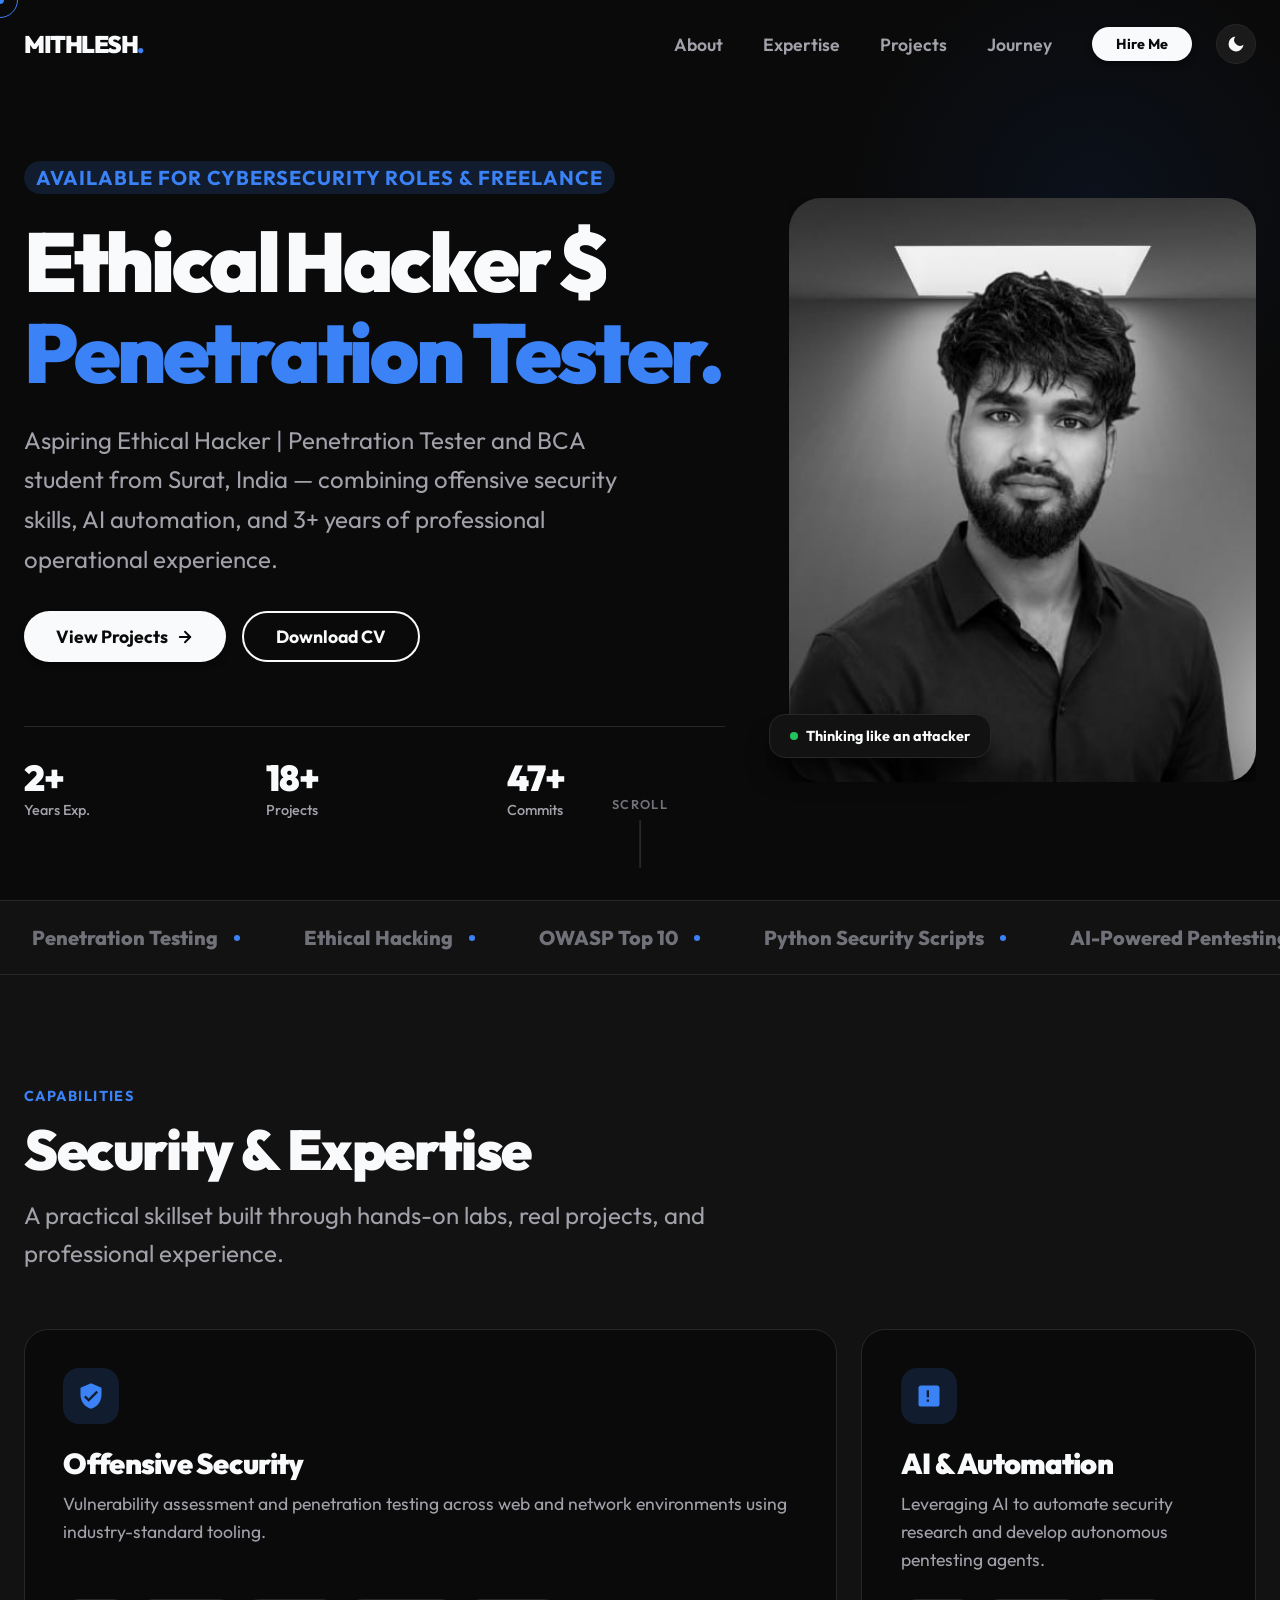
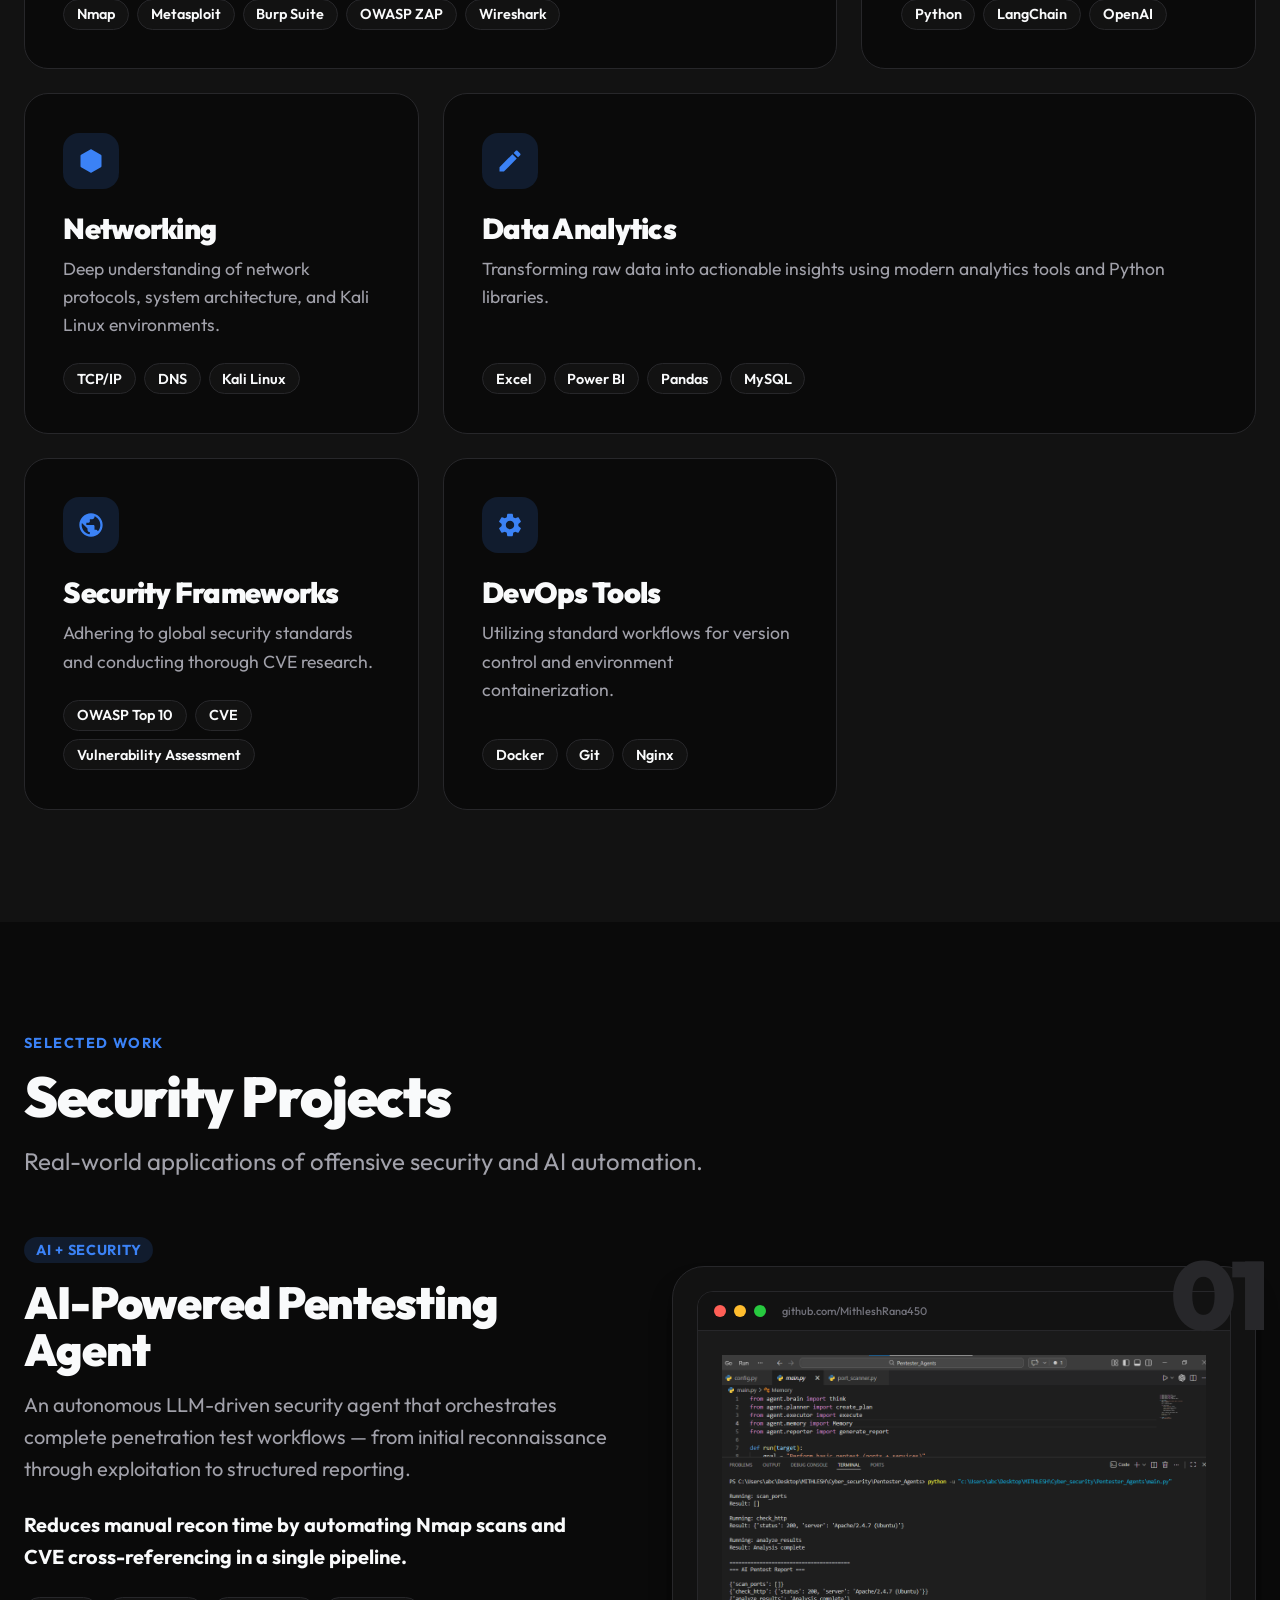
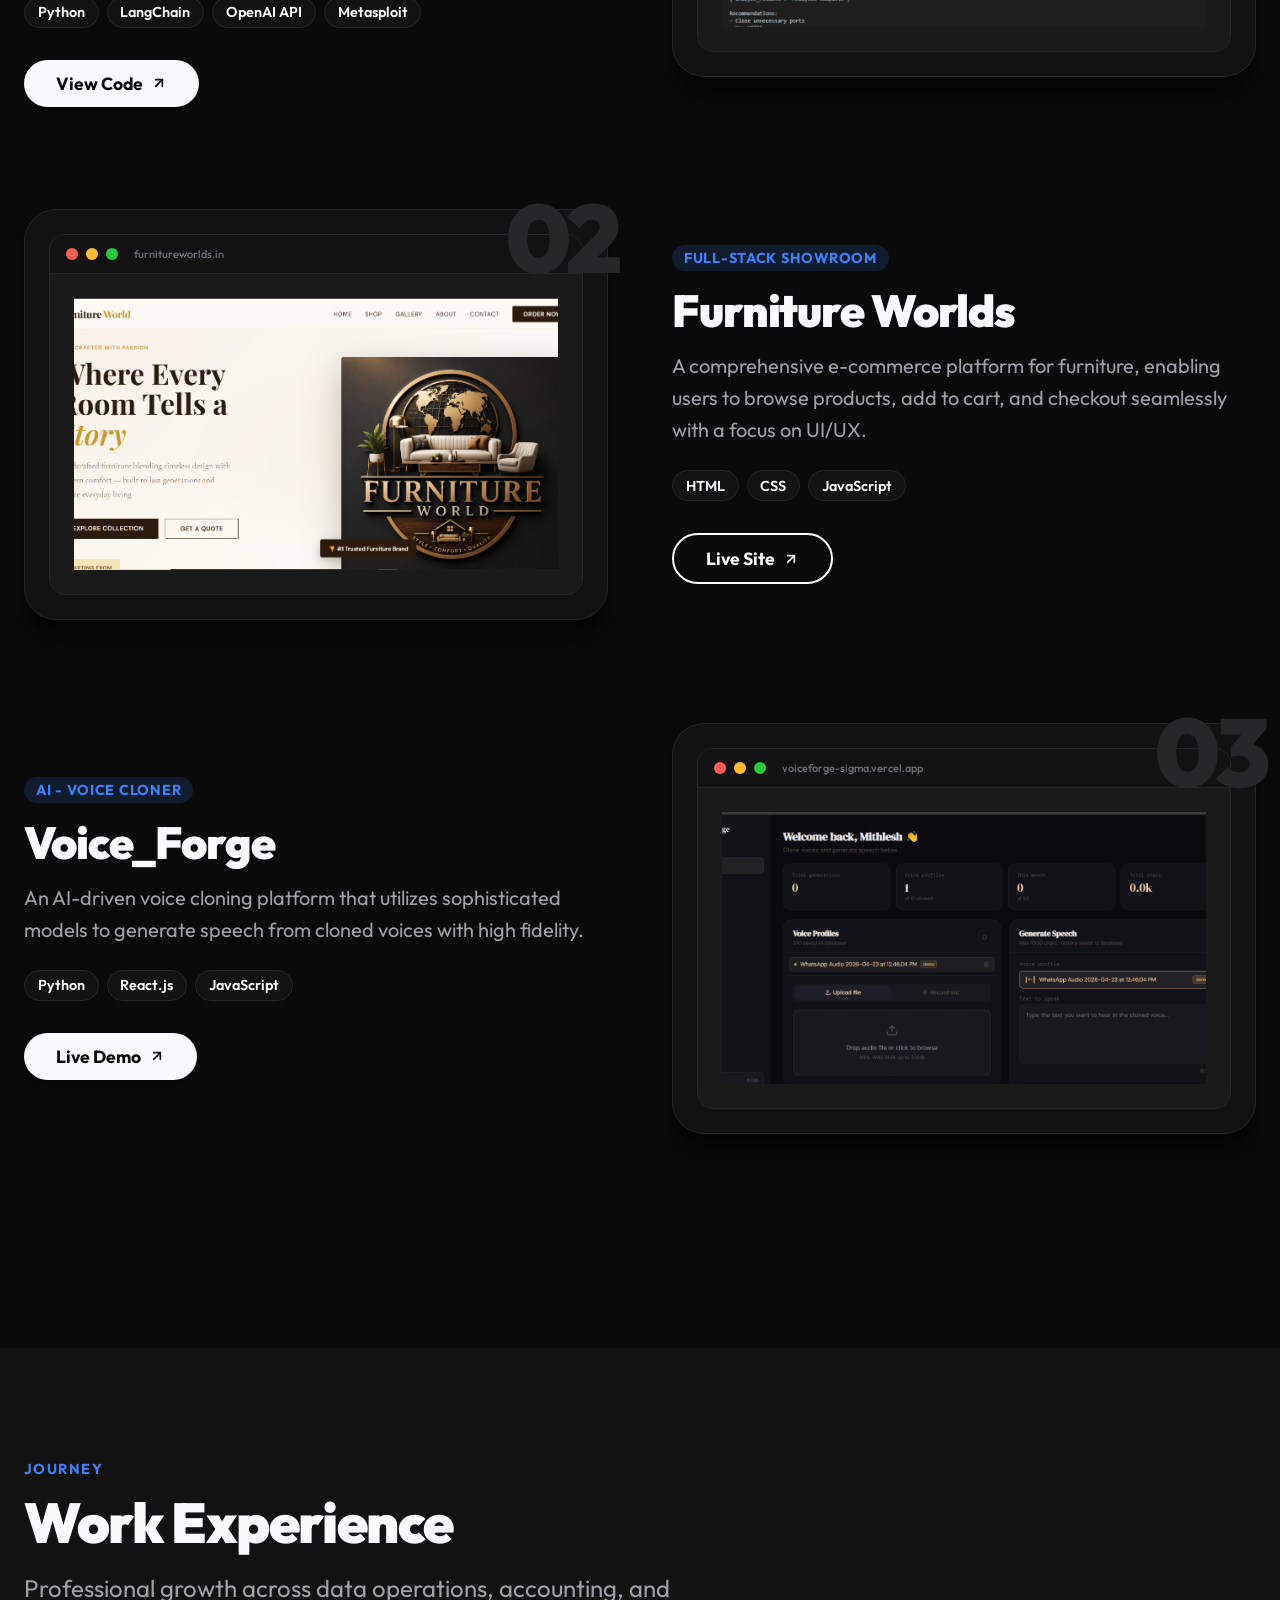
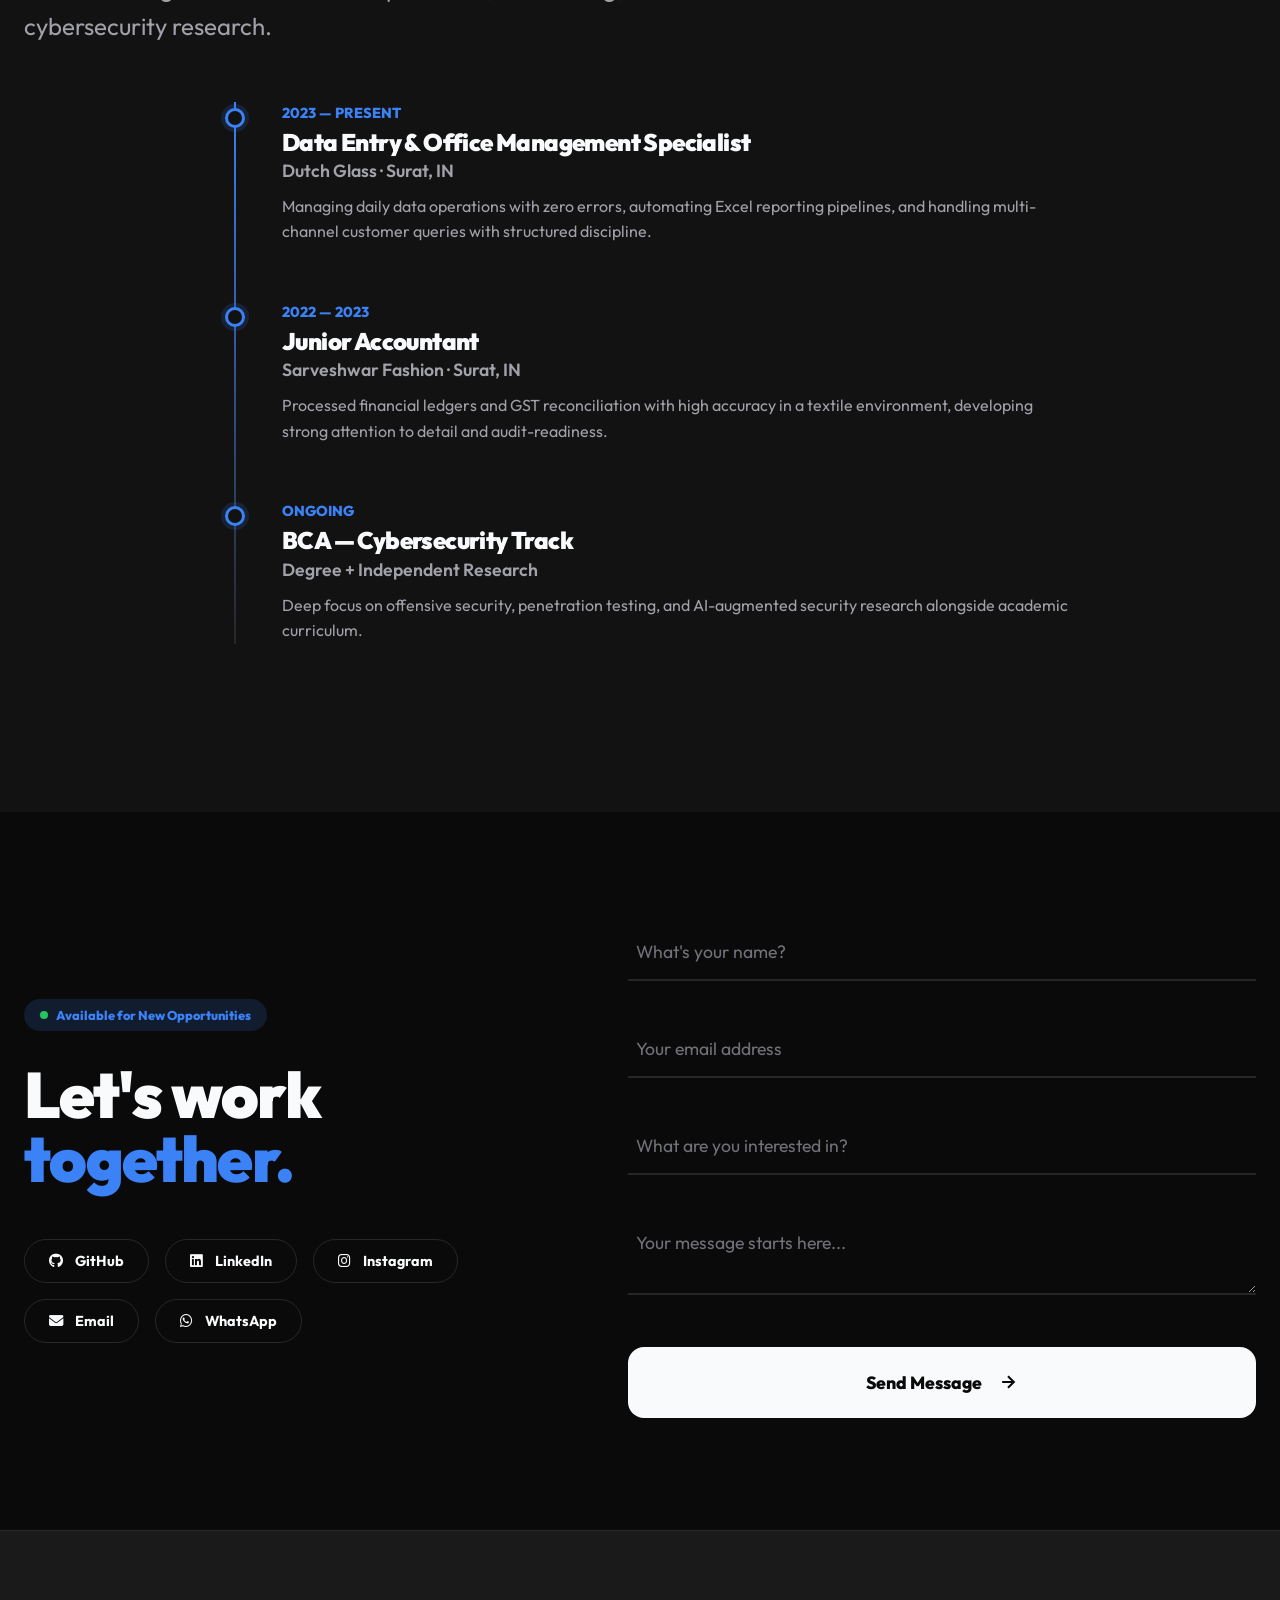
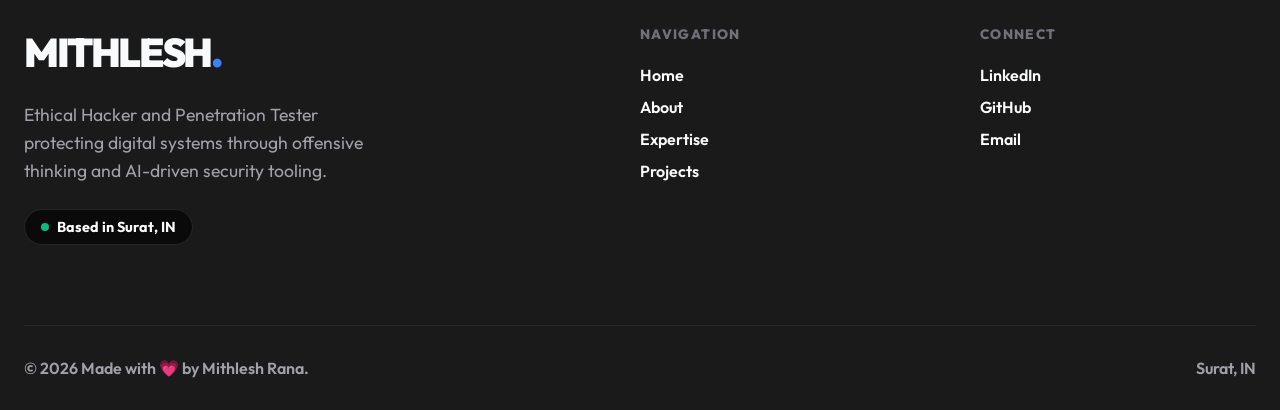
<file: index.html>
<!DOCTYPE html>
<html lang="en" data-theme="dark">

<head>
    <meta charset="UTF-8">
    <meta name="viewport" content="width=device-width, initial-scale=1.0, maximum-scale=1.0, user-scalable=no">
    <meta name="description"
        content="Mithlesh Rana — Ethical Hacker, Penetration Tester & Cybersecurity Professional based in Surat, India.">
    <title>Mithlesh Rana | Premium Cybersecurity Portfolio</title>

    <link rel="preconnect" href="https://fonts.googleapis.com">
    <link rel="preconnect" href="https://fonts.gstatic.com" crossorigin>
    <link href="https://fonts.googleapis.com/css2?family=Outfit:wght@300;400;500;600;700;800;900&display=swap"
        rel="stylesheet">
    <link rel="stylesheet" href="https://cdnjs.cloudflare.com/ajax/libs/font-awesome/6.5.0/css/all.min.css" />

    <link rel="stylesheet" href="portfolio.css">
</head>

<body>

    <div class="noise-overlay"></div>

    <div class="cursor-dot" id="cursorDot"></div>
    <div class="cursor-ring" id="cursorRing"></div>

    <div id="preloader">
        <div class="preloader-count" id="preCount">0</div>
        <div class="preloader-line" id="preLoaderLine"></div>
    </div>

    <div class="mobile-menu-overlay" id="mobileMenu">
        <div class="mobile-nav-links">
            <a href="#about" class="mobile-nav-link">About</a>
            <a href="#expertise" class="mobile-nav-link">Expertise</a>
            <a href="#projects" class="mobile-nav-link">Projects</a>
            <a href="#experience" class="mobile-nav-link">Journey</a>
            <a href="#contact" class="mobile-nav-link" style="color: var(--color-accent);">Let's Talk</a>
        </div>
    </div>

    <header class="header" id="header">
        <div class="container">
            <nav class="nav">
                <a href="#" class="logo">MITHLESH<span>.</span></a>

                <div class="nav-right">
                    <ul class="nav-links">
                        <li><a href="#about" class="nav-link">About</a></li>
                        <li><a href="#expertise" class="nav-link">Expertise</a></li>
                        <li><a href="#projects" class="nav-link">Projects</a></li>
                        <li><a href="#experience" class="nav-link">Journey</a></li>
                        <li><a href="#contact" class="btn btn-primary"
                                style="padding:0.5rem 1.5rem; font-size:0.9rem;">Hire Me</a></li>
                    </ul>

                    <button class="theme-toggle" id="themeToggle" aria-label="Toggle Dark Mode">
                        <svg id="themeIcon" viewBox="0 0 24 24">
                            <path d="M21 12.79A9 9 0 1 1 11.21 3 7 7 0 0 0 21 12.79z" />
                        </svg>
                    </button>

                    <button class="mobile-toggle" id="mobileToggle" aria-label="Menu"><span></span></button>
                </div>
            </nav>
        </div>
    </header>

    <section class="hero" id="home">
        <div class="hero-bg-blob"></div>
        <div class="scroll-indicator">
            <span>Scroll</span>
            <div class="scroll-track"></div>
        </div>

        <div class="container hero-grid">
            <div class="hero-content" id="about">
                <div class="hero-greeting" id="heroGreeting">
                    <span class="badge">Available for Cybersecurity Roles & Freelance</span>
                </div>

                <h1 class="hero-title split-title" id="heroTitle">
                    Ethical Hacker $ <span class="text-accent">Penetration Tester.</span>
                </h1>

                <p class="hero-desc" id="heroDesc">
                    Aspiring Ethical Hacker | Penetration Tester and BCA student from Surat, India — combining offensive
                    security skills, AI automation, and 3+ years of professional operational experience.
                </p>

                <div class="hero-actions" id="heroActions">
                    <a href="#projects" class="btn btn-primary">
                        View Projects
                        <svg width="18" height="18" viewBox="0 0 24 24" fill="none" stroke="currentColor"
                            stroke-width="2.5" stroke-linecap="round" stroke-linejoin="round">
                            <line x1="5" y1="12" x2="19" y2="12" />
                            <polyline points="12 5 19 12 12 19" />
                        </svg>
                    </a>
                    <a href="Mithlesh_Resume.pdf" download class="btn btn-outline">Download CV</a>
                </div>

                <div class="stats-container" id="heroStats">
                    <div class="stat-item">
                        <h3><span class="counter" data-target="3">0</span>+</h3>
                        <p>Years Exp.</p>
                    </div>
                    <div class="stat-item">
                        <h3><span class="counter" data-target="20">0</span>+</h3>
                        <p>Projects</p>
                    </div>
                    <div class="stat-item">
                        <h3><span class="counter" data-target="50">0</span>+</h3>
                        <p>Commits</p>
                    </div>
                </div>
            </div>

            <div class="hero-visual">
                <div class="hero-image-container" id="heroImg">
                    <img src="NEW_PROFILE_PHOTO.jpeg" alt="Mithlesh Rana" class="hero-image">
                </div>
                <div class="hero-tag" id="heroTag">
                    <div class="hero-tag-dot"></div>
                    Thinking like an attacker
                </div>
            </div>
        </div>
    </section>

    <div class="marquee-section">
        <div class="marquee-track">
            <span class="marquee-item">Penetration Testing <span class="marquee-dot"></span></span>
            <span class="marquee-item">Ethical Hacking <span class="marquee-dot"></span></span>
            <span class="marquee-item">OWASP Top 10 <span class="marquee-dot"></span></span>
            <span class="marquee-item">Python Security Scripts <span class="marquee-dot"></span></span>
            <span class="marquee-item">AI-Powered Pentesting <span class="marquee-dot"></span></span>
            <span class="marquee-item">Kali Linux <span class="marquee-dot"></span></span>
            <span class="marquee-item">Metasploit <span class="marquee-dot"></span></span>
            <span class="marquee-item">Wireshark <span class="marquee-dot"></span></span>
            <span class="marquee-item">Burp Suite <span class="marquee-dot"></span></span>
            <span class="marquee-item">Data Analytics <span class="marquee-dot"></span></span>
            <span class="marquee-item">LangChain · OpenAI <span class="marquee-dot"></span></span>
            <span class="marquee-item">Vulnerability Assessment <span class="marquee-dot"></span></span>
            <!-- Duplicate for seamless loop -->
            <span class="marquee-item">Penetration Testing <span class="marquee-dot"></span></span>
            <span class="marquee-item">Ethical Hacking <span class="marquee-dot"></span></span>
            <span class="marquee-item">OWASP Top 10 <span class="marquee-dot"></span></span>
            <span class="marquee-item">Python Security Scripts <span class="marquee-dot"></span></span>
            <span class="marquee-item">AI-Powered Pentesting <span class="marquee-dot"></span></span>
            <span class="marquee-item">Kali Linux <span class="marquee-dot"></span></span>
            <span class="marquee-item">Metasploit <span class="marquee-dot"></span></span>
            <span class="marquee-item">Wireshark <span class="marquee-dot"></span></span>
            <span class="marquee-item">Burp Suite <span class="marquee-dot"></span></span>
            <span class="marquee-item">Data Analytics <span class="marquee-dot"></span></span>
            <span class="marquee-item">LangChain · OpenAI <span class="marquee-dot"></span></span>
            <span class="marquee-item">Vulnerability Assessment <span class="marquee-dot"></span></span>
        </div>
    </div>

    <section class="section-padding services-bg" id="expertise">
        <div class="container">
            <div class="section-header slide-up">
                <span class="section-label">Capabilities</span>
                <h2 class="section-title">Security & Expertise</h2>
                <p class="section-subtitle">A practical skillset built through hands-on labs, real projects, and
                    professional experience.</p>
            </div>

            <div class="bento-grid">
                <div class="bento-item bento-large" data-delay="0">
                    <div class="bento-icon"><svg viewBox="0 0 24 24">
                            <path
                                d="M12 1L3 5v6c0 5.55 3.84 10.74 9 12 5.16-1.26 9-6.45 9-12V5l-9-4zm-2 16l-4-4 1.41-1.41L10 14.17l6.59-6.59L18 9l-8 8z" />
                        </svg></div>
                    <h3 class="bento-title">Offensive Security</h3>
                    <p class="bento-desc">Vulnerability assessment and penetration testing across web and network
                        environments using industry-standard tooling.</p>
                    <div class="tech-list">
                        <span class="tech-pill">Nmap</span><span class="tech-pill">Metasploit</span><span
                            class="tech-pill">Burp Suite</span><span class="tech-pill">OWASP ZAP</span><span
                            class="tech-pill">Wireshark</span>
                    </div>
                </div>

                <div class="bento-item bento-medium" data-delay="100">
                    <div class="bento-icon"><svg viewBox="0 0 24 24">
                            <path
                                d="M19 3H5c-1.1 0-2 .9-2 2v14c0 1.1.9 2 2 2h14c1.1 0 2-.9 2-2V5c0-1.1-.9-2-2-2zm-7 14h-2v-2h2v2zm0-4h-2V7h2v6z" />
                        </svg></div>
                    <h3 class="bento-title">AI & Automation</h3>
                    <p class="bento-desc">Leveraging AI to automate security research and develop autonomous pentesting
                        agents.</p>
                    <div class="tech-list"><span class="tech-pill">Python</span><span
                            class="tech-pill">LangChain</span><span class="tech-pill">OpenAI</span></div>
                </div>

                <div class="bento-item bento-medium" data-delay="200">
                    <div class="bento-icon"><svg viewBox="0 0 24 24">
                            <path
                                d="M21 16.5C21 16.88 20.79 17.21 20.47 17.38L12.57 21.82C12.41 21.94 12.21 22 12 22C11.79 22 11.59 21.94 11.43 21.82L3.53 17.38C3.21 17.21 3 16.88 3 16.5V7.5C3 7.12 3.21 6.79 3.53 6.62L11.43 2.18C11.59 2.06 11.79 2 12 2C12.21 2 12.41 2.06 12.57 2.18L20.47 6.62C20.79 6.79 21 7.12 21 7.5V16.5Z" />
                        </svg></div>
                    <h3 class="bento-title">Networking</h3>
                    <p class="bento-desc">Deep understanding of network protocols, system architecture, and Kali Linux
                        environments.</p>
                    <div class="tech-list"><span class="tech-pill">TCP/IP</span><span class="tech-pill">DNS</span><span
                            class="tech-pill">Kali Linux</span></div>
                </div>

                <div class="bento-item bento-large" data-delay="300">
                    <div class="bento-icon"><svg viewBox="0 0 24 24">
                            <path
                                d="M3 17.25V21h3.75L17.81 9.94l-3.75-3.75L3 17.25zM20.71 7.04c.39-.39.39-1.02 0-1.41l-2.34-2.34c-.39-.39-1.02-.39-1.41 0l-1.83 1.83 3.75 3.75 1.83-1.83z" />
                        </svg></div>
                    <h3 class="bento-title">Data Analytics</h3>
                    <p class="bento-desc">Transforming raw data into actionable insights using modern analytics tools
                        and Python libraries.</p>
                    <div class="tech-list"><span class="tech-pill">Excel</span><span class="tech-pill">Power
                            BI</span><span class="tech-pill">Pandas</span><span class="tech-pill">MySQL</span></div>
                </div>

                <div class="bento-item bento-medium" data-delay="400">
                    <div class="bento-icon"><svg viewBox="0 0 24 24">
                            <path
                                d="M12 2C6.48 2 2 6.48 2 12s4.48 10 10 10 10-4.48 10-10S17.52 2 12 2zm-1 17.93c-3.95-.49-7-3.85-7-7.93 0-.62.08-1.21.21-1.79L9 15v1c0 1.1.9 2 2 2v1.93zm6.9-2.54c-.26-.81-1-1.39-1.9-1.39h-1v-3c0-.55-.45-1-1-1H8v-2h2c.55 0 1-.45 1-1V7h2c1.1 0 2-.9 2-2v-.41c2.93 1.19 5 4.06 5 7.41 0 2.08-.8 3.97-2.1 5.39z" />
                        </svg></div>
                    <h3 class="bento-title">Security Frameworks</h3>
                    <p class="bento-desc">Adhering to global security standards and conducting thorough CVE research.
                    </p>
                    <div class="tech-list"><span class="tech-pill">OWASP Top 10</span><span
                            class="tech-pill">CVE</span><span class="tech-pill">Vulnerability Assessment</span></div>
                </div>

                <div class="bento-item bento-medium" data-delay="500">
                    <div class="bento-icon"><svg viewBox="0 0 24 24">
                            <path
                                d="M19.14,12.94c0.04-0.3,0.06-0.61,0.06-0.94c0-0.32-0.02-0.64-0.06-0.94l2.03-1.58c0.18-0.14,0.23-0.41,0.12-0.61 l-1.92-3.32c-0.12-0.22-0.37-0.29-0.59-0.22l-2.39,0.96c-0.5-0.38-1.03-0.7-1.62-0.94L14.4,2.81c-0.04-0.24-0.24-0.41-0.48-0.41 h-3.84c-0.24,0-0.43,0.17-0.47,0.41L9.25,5.35C8.66,5.59,8.12,5.92,7.63,6.29L5.24,5.33c-0.22-0.08-0.47,0-0.59,0.22L2.73,8.87 C2.62,9.08,2.66,9.34,2.86,9.48l2.03,1.58C4.84,11.36,4.8,11.69,4.8,12s0.02,0.64,0.06,0.94l-2.03,1.58 c-0.18,0.14-0.23,0.41-0.12,0.61l1.92,3.32c0.12,0.22,0.37,0.29,0.59,0.22l2.39-0.96c0.5,0.38,1.03,0.7,1.62,0.94l0.36,2.54 c0.05,0.24,0.24,0.41,0.48,0.41h3.84c0.24,0,0.43-0.17,0.47-0.41l0.36-2.54c0.59-0.24,1.13-0.56,1.62-0.94l2.39,0.96 c0.22,0.08,0.47,0,0.59-0.22l1.92-3.32c0.12-0.22,0.07-0.49-0.12-0.61L19.14,12.94z M12,15.6c-1.98,0-3.6-1.62-3.6-3.6 s1.62-3.6,3.6-3.6s3.6,1.62,3.6,3.6S13.98,15.6,12,15.6z" />
                        </svg></div>
                    <h3 class="bento-title">DevOps Tools</h3>
                    <p class="bento-desc">Utilizing standard workflows for version control and environment
                        containerization.</p>
                    <div class="tech-list"><span class="tech-pill">Docker</span><span class="tech-pill">Git</span><span
                            class="tech-pill">Nginx</span></div>
                </div>
            </div>

        </div>
    </section>

    <section class="section-padding" id="projects">
        <div class="container">
            <div class="section-header slide-up">
                <span class="section-label">Selected Work</span>
                <h2 class="section-title">Security Projects</h2>
                <p class="section-subtitle">Real-world applications of offensive security and AI automation.</p>
            </div>

            <div class="project-card">
                <div class="project-info slide-left">
                    <div class="project-header"><span class="badge">AI + Security</span></div>
                    <h3 class="project-title">AI-Powered Pentesting Agent</h3>
                    <p class="project-desc">An autonomous LLM-driven security agent that orchestrates complete
                        penetration test workflows — from initial reconnaissance through exploitation to structured
                        reporting.</p>
                    <p class="project-desc" style="font-weight:700; color:var(--color-text-primary);">Reduces manual
                        recon time by automating Nmap scans and CVE cross-referencing in a single pipeline.</p>
                    <div class="tech-list" style="margin-bottom:2rem;">
                        <span class="tech-pill">Python</span><span class="tech-pill">LangChain</span><span
                            class="tech-pill">OpenAI API</span><span class="tech-pill">Metasploit</span>
                    </div>
                    <a href="https://github.com/Mithleshrana450/AI-Powered-Pentesting-Agent-" target="_blank"
                        class="btn btn-primary">View Code
                        <svg width="16" height="16" viewBox="0 0 24 24" fill="none" stroke="currentColor"
                            stroke-width="2.5" stroke-linecap="round" stroke-linejoin="round">
                            <line x1="7" y1="17" x2="17" y2="7" />
                            <polyline points="7 7 17 7 17 17" />
                        </svg>
                    </a>
                </div>
                <div class="project-visual slide-right">
                    <div class="project-number">01</div>
                    <div class="browser-mockup">
                        <div class="browser-top">
                            <div class="browser-dot dot-red"></div>
                            <div class="browser-dot dot-yellow"></div>
                            <div class="browser-dot dot-green"></div>
                            <span>github.com/MithleshRana450</span>
                        </div>
                        <div class="browser-content">
                            <img src="output2.png" alt="AI-Powered Pentesting Agent"
                                style="width: 100%; height: 100%; object-fit: cover; object-position: top;">
                        </div>
                    </div>
                </div>
            </div>

            <div class="project-card project-card--flip">
                <div class="project-info slide-right">
                    <div class="project-header"><span class="badge">Full-Stack Showroom</span></div>
                    <h3 class="project-title">Furniture Worlds</h3>
                    <p class="project-desc">A comprehensive e-commerce platform for furniture, enabling users to browse
                        products, add to cart, and checkout seamlessly with a focus on UI/UX.</p>
                    <div class="tech-list" style="margin-bottom:2rem;">
                        <span class="tech-pill">HTML</span><span class="tech-pill">CSS</span><span
                            class="tech-pill">JavaScript</span>
                    </div>
                    <a href="https://www.furnitureworlds.in/" target="_blank" class="btn btn-outline">Live Site
                        <svg width="16" height="16" viewBox="0 0 24 24" fill="none" stroke="currentColor"
                            stroke-width="2.5" stroke-linecap="round" stroke-linejoin="round">
                            <line x1="7" y1="17" x2="17" y2="7" />
                            <polyline points="7 7 17 7 17 17" />
                        </svg>
                    </a>
                </div>
                <div class="project-visual slide-left">
                    <div class="project-number">02</div>
                    <div class="browser-mockup">
                        <div class="browser-top">
                            <div class="browser-dot dot-red"></div>
                            <div class="browser-dot dot-yellow"></div>
                            <div class="browser-dot dot-green"></div>
                            <span>furnitureworlds.in</span>
                        </div>
                        <div class="browser-content">
                            <img src="furniture-world.png" alt="Furniture Worlds Preview"
                                style="width: 100%; height: 100%; object-fit: cover; object-position: top;">
                        </div>
                    </div>
                </div>
            </div>

            <div class="project-card">
                <div class="project-info slide-left">
                    <div class="project-header"><span class="badge">AI - Voice Cloner</span></div>
                    <h3 class="project-title">Voice_Forge</h3>
                    <p class="project-desc">An AI-driven voice cloning platform that utilizes sophisticated models to
                        generate speech from cloned voices with high fidelity.</p>
                    <div class="tech-list" style="margin-bottom:2rem;">
                        <span class="tech-pill">Python</span><span class="tech-pill">React.js</span><span
                            class="tech-pill">JavaScript</span>
                    </div>
                    <a href="https://voiceforge-sigma.vercel.app/" target="_blank" class="btn btn-primary">Live Demo
                        <svg width="16" height="16" viewBox="0 0 24 24" fill="none" stroke="currentColor"
                            stroke-width="2.5" stroke-linecap="round" stroke-linejoin="round">
                            <line x1="7" y1="17" x2="17" y2="7" />
                            <polyline points="7 7 17 7 17 17" />
                        </svg>
                    </a>
                </div>
                <div class="project-visual slide-right">
                    <div class="project-number">03</div>
                    <div class="browser-mockup">
                        <div class="browser-top">
                            <div class="browser-dot dot-red"></div>
                            <div class="browser-dot dot-yellow"></div>
                            <div class="browser-dot dot-green"></div>
                            <span>voiceforge-sigma.vercel.app</span>
                        </div>
                        <div class="browser-content">
                            <img src="voice-forge.png" alt="VoiceForge Preview"
                                style="width: 100%; height: 100%; object-fit: cover; object-position: top;">
                        </div>
                    </div>
                </div>
            </div>
        </div>
    </section>

    <section class="section-padding services-bg" id="experience">
        <div class="container">
            <div class="section-header slide-up">
                <span class="section-label">Journey</span>
                <h2 class="section-title">Work Experience</h2>
                <p class="section-subtitle">Professional growth across data operations, accounting, and cybersecurity
                    research.</p>
            </div>

            <div class="timeline-container">
                <div class="timeline-line">
                    <div class="timeline-line-fill" id="timelineFill"></div>
                </div>

                <div class="timeline-item">
                    <div class="timeline-dot"></div>
                    <span class="timeline-date">2023 — Present</span>
                    <h3 class="timeline-title">Data Entry & Office Management Specialist</h3>
                    <p class="timeline-org">Dutch Glass · Surat, IN</p>
                    <p class="timeline-desc">Managing daily data operations with zero errors, automating Excel reporting
                        pipelines, and handling multi-channel customer queries with structured discipline.</p>
                </div>

                <div class="timeline-item">
                    <div class="timeline-dot"></div>
                    <span class="timeline-date">2022 — 2023</span>
                    <h3 class="timeline-title">Junior Accountant</h3>
                    <p class="timeline-org">Sarveshwar Fashion · Surat, IN</p>
                    <p class="timeline-desc">Processed financial ledgers and GST reconciliation with high accuracy in a
                        textile environment, developing strong attention to detail and audit-readiness.</p>
                </div>

                <div class="timeline-item">
                    <div class="timeline-dot"></div>
                    <span class="timeline-date">Ongoing</span>
                    <h3 class="timeline-title">BCA — Cybersecurity Track</h3>
                    <p class="timeline-org">Degree + Independent Research</p>
                    <p class="timeline-desc">Deep focus on offensive security, penetration testing, and AI-augmented
                        security research alongside academic curriculum.</p>
                </div>
            </div>
        </div>
    </section>

    <section class="section-padding" id="contact">
        <div class="container">
            <div class="contact-grid">
                <div class="contact-left-content slide-left">
                    <div class="contact-status">
                        <div class="hero-tag-dot"></div>
                        Available for New Opportunities
                    </div>
                    <h2 class="contact-title">Let's work<br><span class="text-accent">together.</span></h2>

                    <div class="social-pill-group">
                        <a href="https://github.com/MithleshRana450" target="_blank" class="social-pill">
                            <i class="fab fa-github"></i> GitHub
                        </a>
                        <a href="https://www.linkedin.com/in/mithleshrana450/" target="_blank" class="social-pill">
                            <i class="fab fa-linkedin"></i> LinkedIn
                        </a>
                        <a href="https://www.instagram.com/cr4ckm4st3r450/" target="_blank" class="social-pill">
                            <i class="fab fa-instagram"></i> Instagram
                        </a>
                    </div>

                    <div class="social-pill-group" style="margin-top: 1rem;">
                        <a href="mailto:techmr236@gmail.com" class="social-pill">
                            <i class="fas fa-envelope"></i> Email
                        </a>
                        <a href="https://wa.me/916206429713" target="_blank" class="social-pill">
                            <i class="fab fa-whatsapp"></i> WhatsApp
                        </a>
                    </div>
                </div>

                <div class="contact-right slide-right">
                    <form id="contactForm" class="contact-form-modern">
                        <input type="hidden" name="access_key" value="0bc2d11b-3e99-49c1-b17c-f3f46d7c0d13">

                        <div class="form-group">
                            <input type="text" name="name" class="form-control" placeholder="What's your name?"
                                required>
                        </div>
                        <div class="form-group">
                            <input type="email" name="email" class="form-control" placeholder="Your email address"
                                required>
                        </div>
                        <div class="form-group">
                            <input type="text" name="subject" class="form-control"
                                placeholder="What are you interested in?">
                        </div>
                        <div class="form-group">
                            <textarea name="message" class="form-control" placeholder="Your message starts here..."
                                required></textarea>
                        </div>

                        <div class="submit-btn-wrap">
                            <button type="submit" id="submitBtn" class="btn-premium">
                                <span>Send Message</span>
                                <svg width="20" height="20" fill="none" stroke="currentColor" stroke-width="2.5"
                                    viewBox="0 0 24 24">
                                    <path d="M5 12h14M12 5l7 7-7 7" />
                                </svg>
                            </button>
                        </div>
                    </form>
                    <div id="formStatus" class="form-popup"></div>
                </div>
            </div>
        </div>
    </section>

    <footer class="footer">
        <div class="container">
            <div class="footer-grid slide-up">
                <div class="footer-brand">
                    <a href="#" class="footer-logo logo">MITHLESH<span>.</span></a>
                    <p class="footer-description">Ethical Hacker and Penetration Tester protecting digital systems
                        through offensive thinking and AI-driven security tooling.</p>
                    <div class="community-badge">
                        <span class="hero-tag-dot" style="background: #10b981;"></span>
                        Based in Surat, IN
                    </div>
                </div>

                <div class="footer-nav">
                    <h4 class="footer-heading">Navigation</h4>
                    <ul class="footer-links">
                        <li><a href="#home">Home</a></li>
                        <li><a href="#about">About</a></li>
                        <li><a href="#expertise">Expertise</a></li>
                        <li><a href="#projects">Projects</a></li>
                    </ul>
                </div>

                <div class="footer-socials">
                    <h4 class="footer-heading">Connect</h4>
                    <ul class="footer-links">
                        <li><a href="https://www.linkedin.com/in/mithlesh-rana-451b412aa/" target="_blank">LinkedIn</a>
                        </li>
                        <li><a href="https://github.com/MithleshRana450" target="_blank">GitHub</a></li>
                        <li><a href="mailto:techmr236@gmail.com">Email</a></li>
                    </ul>
                </div>
            </div>

            <div class="footer-bottom">
                <p class="copyright">© <span id="year"></span> Made with 💗 by Mithlesh Rana.</p>
                <p class="copyright">Surat, IN</p>
            </div>
        </div>
    </footer>

    <script src="portfolio.js"></script>
</body>

</html>
</file>
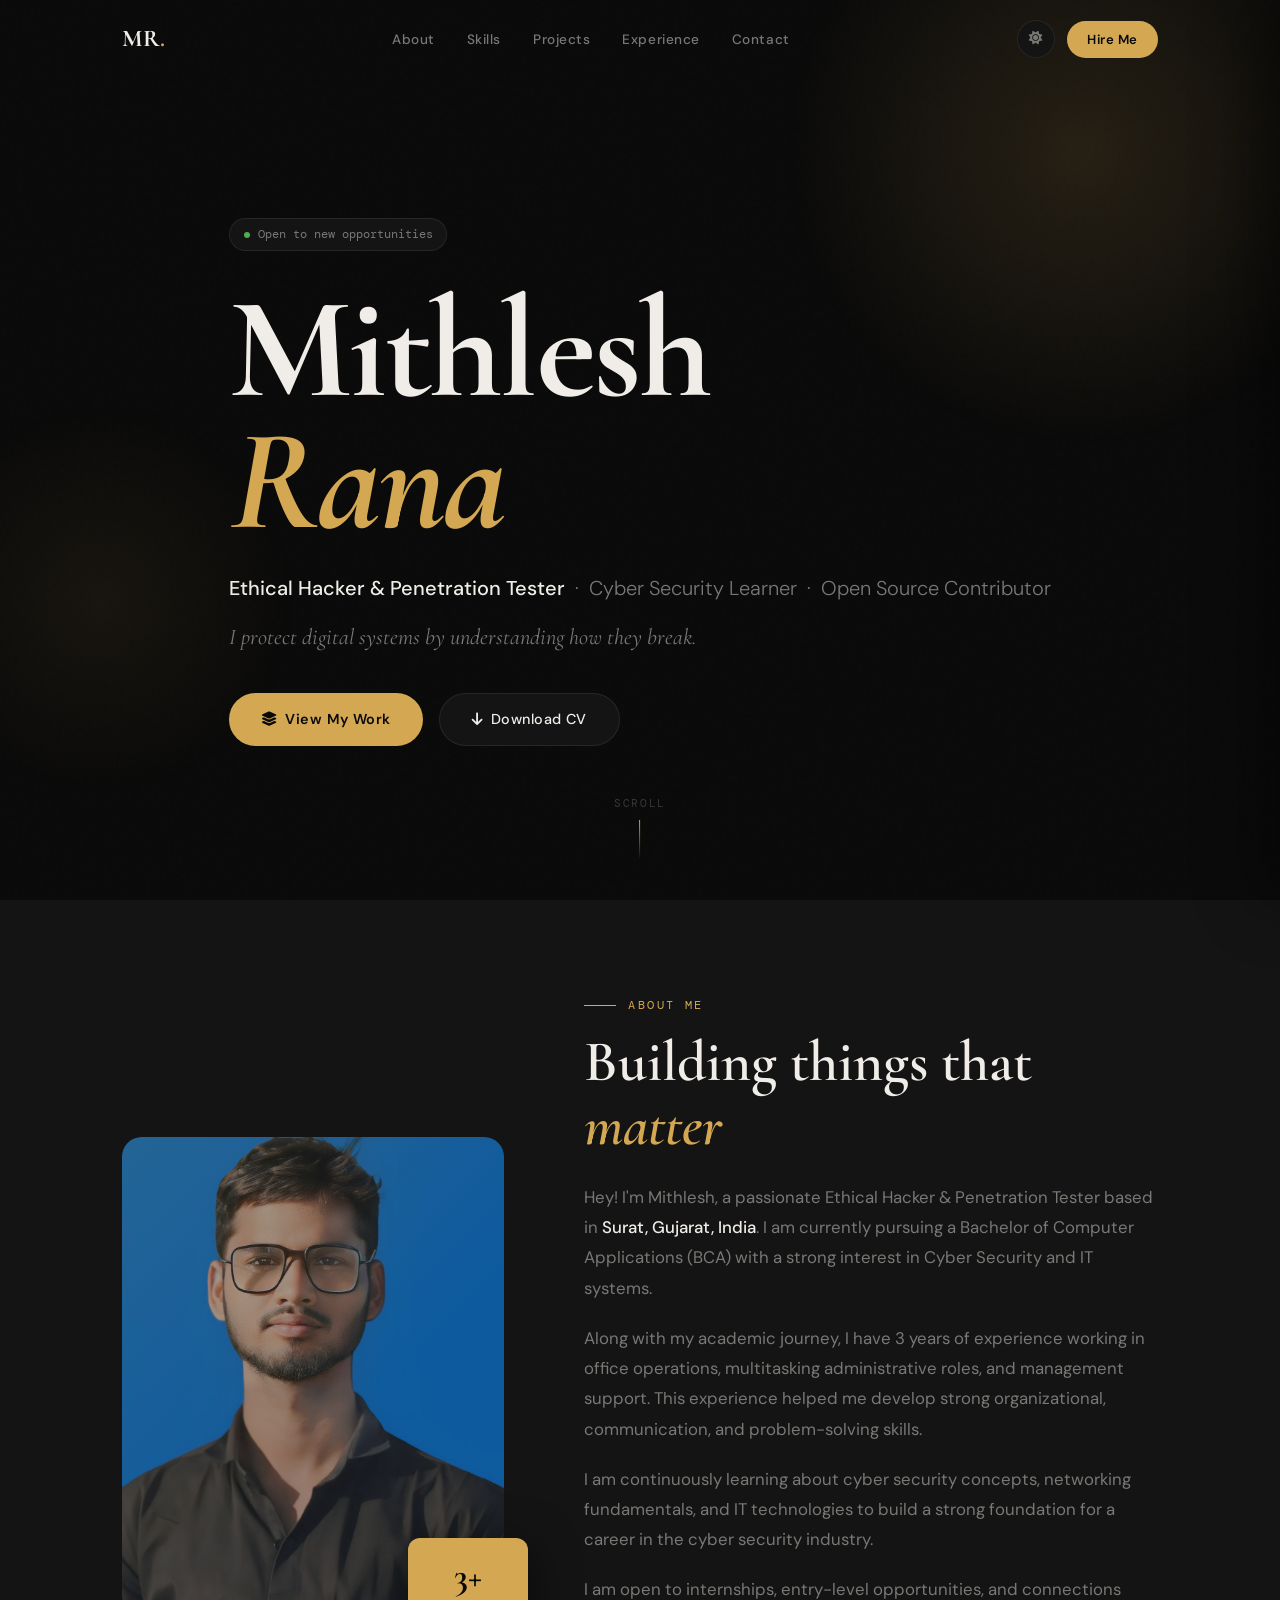
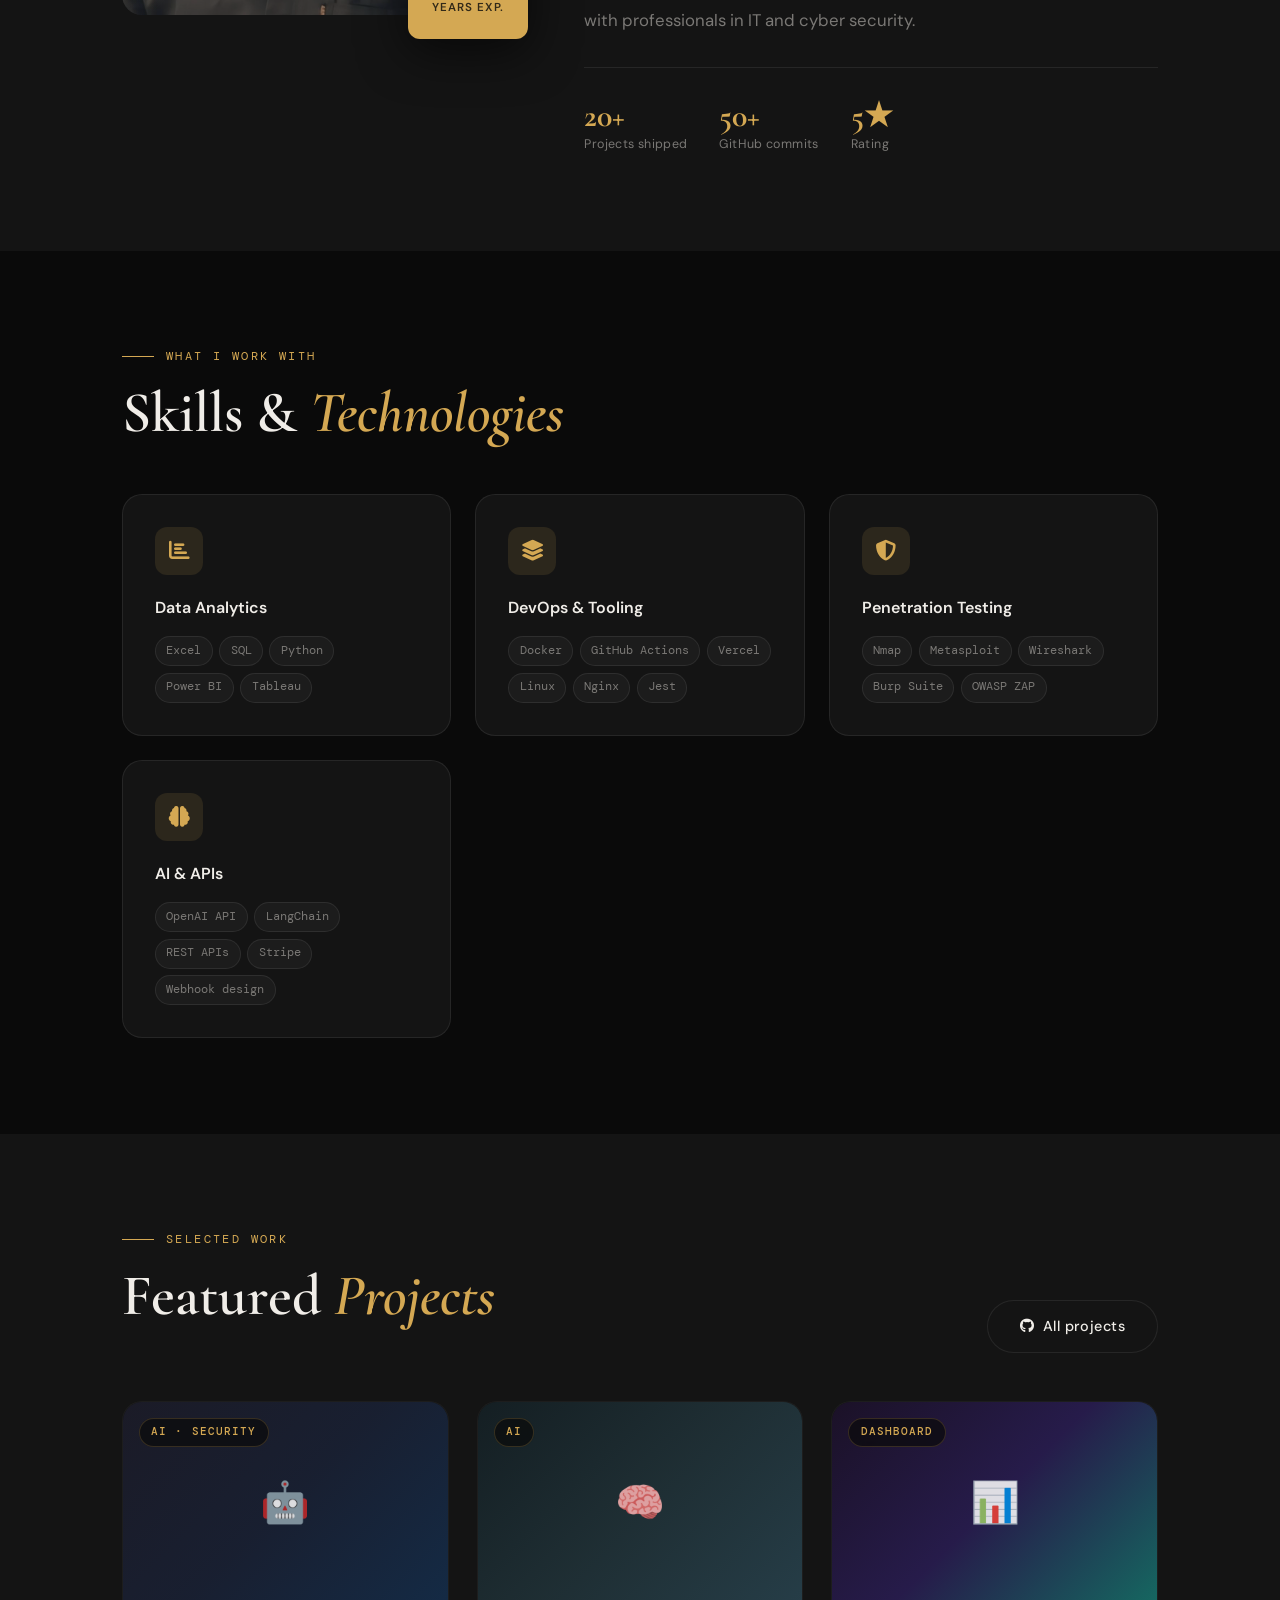
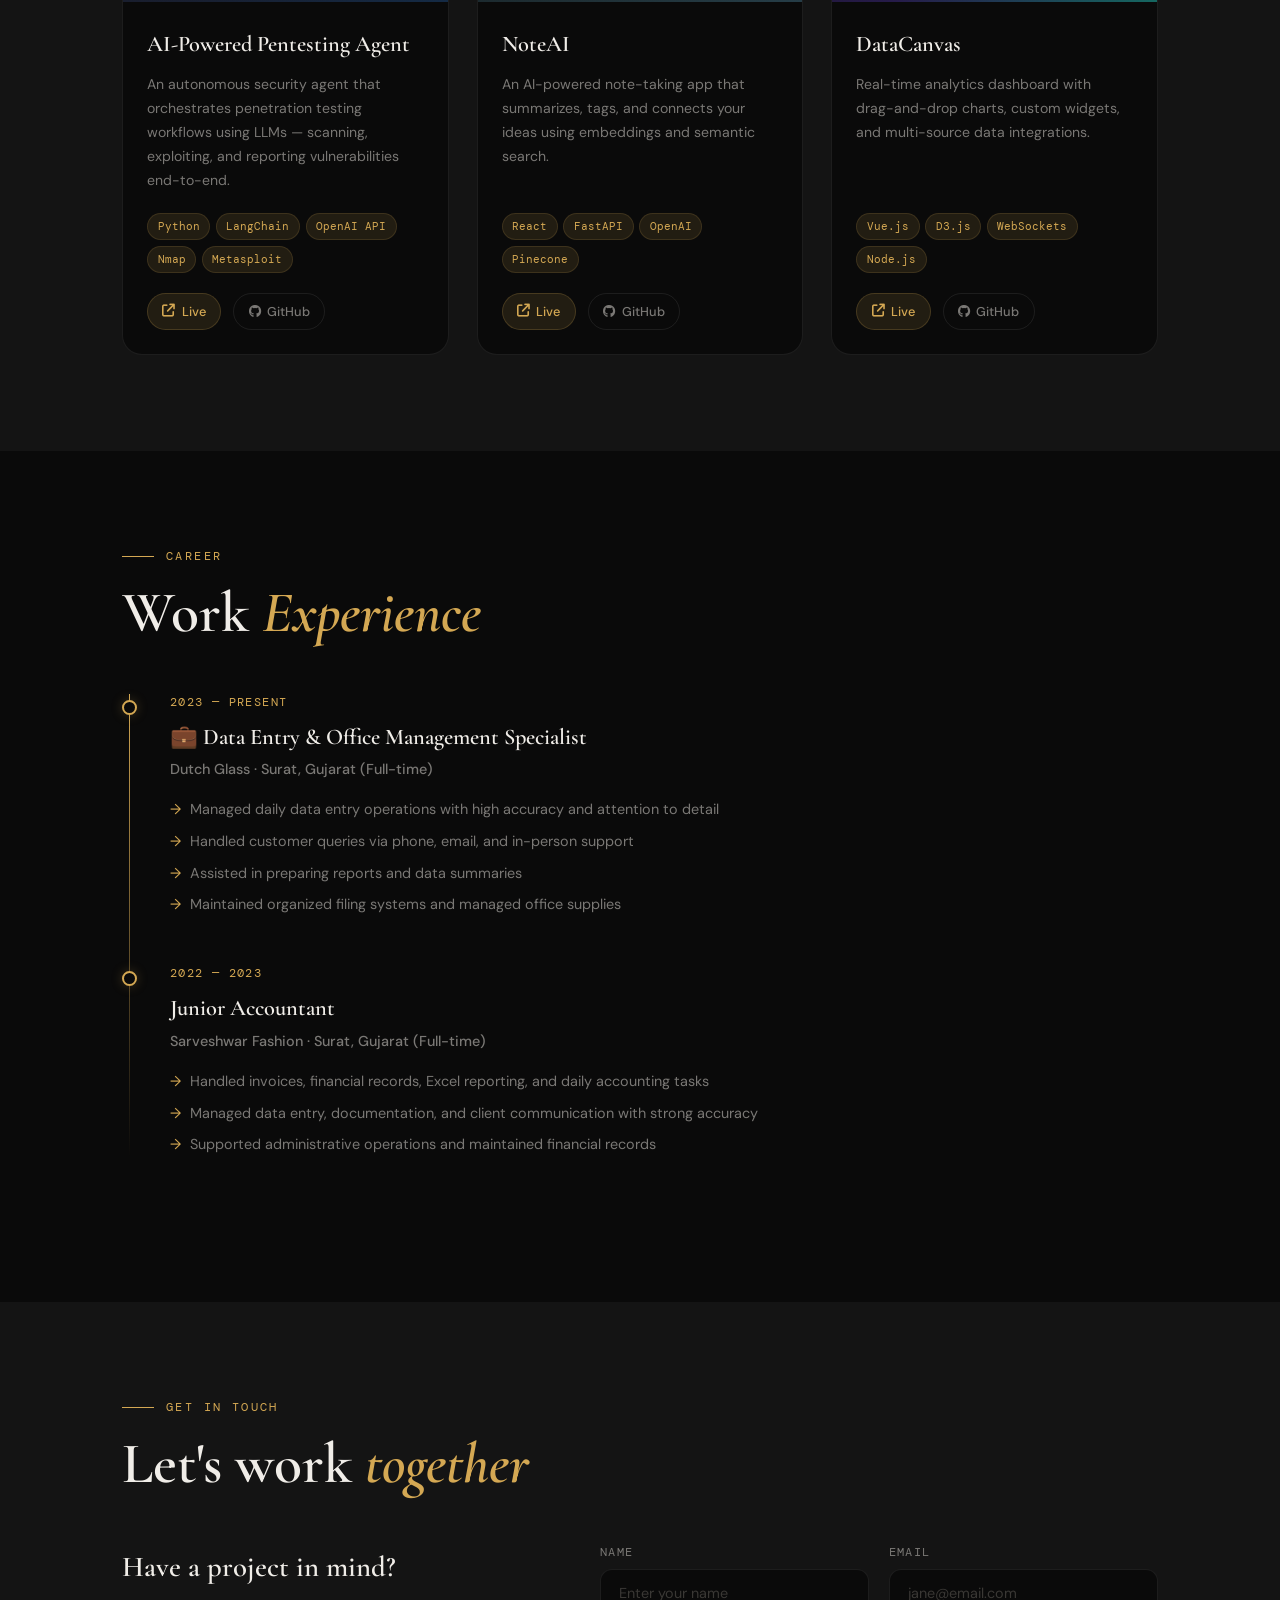
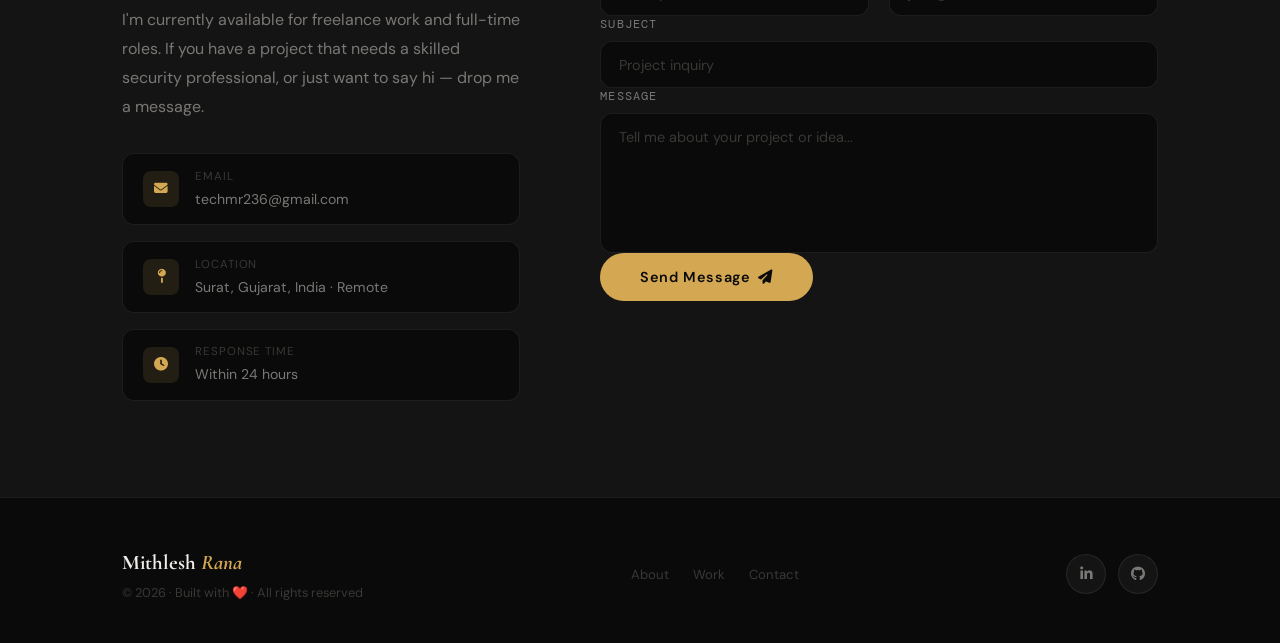
<file: portfolio.html>
<!DOCTYPE html>
<html lang="en" data-theme="dark">

<head>
    <meta charset="UTF-8" />
    <meta name="viewport" content="width=device-width, initial-scale=1.0" />
    <meta name="description" content="Mithlesh Rana — Ethical Hacker & Penetration Tester." />
    <meta name="keywords" content="portfolio, ethical hacker, penetration tester, cyber security" />
    <meta property="og:title" content="Mithlesh Rana | Hacker's Portfolio" />
    <meta property="og:description" content="Ethical Hacker & Penetration Tester." />
    <title>Mithlesh Rana | Hacker's Portfolio</title>

    <link rel="preconnect" href="https://fonts.googleapis.com" />
    <link rel="preconnect" href="https://fonts.gstatic.com" crossorigin />
    <link
        href="https://fonts.googleapis.com/css2?family=Cormorant+Garamond:ital,wght@0,400;0,600;0,700;1,400&family=DM+Sans:wght@300;400;500;600&family=DM+Mono:wght@400;500&display=swap"
        rel="stylesheet" />
    <link rel="stylesheet" href="https://cdnjs.cloudflare.com/ajax/libs/font-awesome/6.5.0/css/all.min.css" />

    <style>
        /* ─── DESIGN TOKENS ─────────────────────────────────────── */
        :root {
            --bg: #0A0A0A;
            --surface: #141414;
            --surface2: #1C1C1C;
            --border: rgba(255, 255, 255, 0.08);
            --text: #F0EDE8;
            --text-muted: #7A7875;
            --text-subtle: #3A3835;
            --accent: #D4A853;
            --accent-dim: rgba(212, 168, 83, 0.12);
            --accent-glow: rgba(212, 168, 83, 0.25);
            --heading-font: 'Cormorant Garamond', Georgia, serif;
            --body-font: 'DM Sans', sans-serif;
            --mono-font: 'DM Mono', monospace;
            --radius: 12px;
            --radius-lg: 20px;
            --transition: 0.3s cubic-bezier(0.25, 0.46, 0.45, 0.94);
            --shadow: 0 4px 24px rgba(0, 0, 0, 0.4);
            --shadow-lg: 0 12px 48px rgba(0, 0, 0, 0.6);
        }

        [data-theme="light"] {
            --bg: #F8F6F1;
            --surface: #FFFFFF;
            --surface2: #F0EDE5;
            --border: rgba(0, 0, 0, 0.08);
            --text: #1A1714;
            --text-muted: #7A756E;
            --text-subtle: #C8C2B8;
            --accent: #B8882A;
            --accent-dim: rgba(184, 136, 42, 0.1);
            --accent-glow: rgba(184, 136, 42, 0.2);
            --shadow: 0 4px 24px rgba(0, 0, 0, 0.08);
            --shadow-lg: 0 12px 48px rgba(0, 0, 0, 0.14);
        }

        /* ─── RESET ─────────────────────────────────────────────── */
        *,
        *::before,
        *::after {
            box-sizing: border-box;
            margin: 0;
            padding: 0;
        }

        html {
            scroll-behavior: smooth;
            font-size: 16px;
        }

        body {
            font-family: var(--body-font);
            background: var(--bg);
            color: var(--text);
            line-height: 1.6;
            overflow-x: hidden;
            transition: background var(--transition), color var(--transition);
        }

        a {
            color: inherit;
            text-decoration: none;
        }

        img {
            max-width: 100%;
            display: block;
        }

        ul {
            list-style: none;
        }

        button {
            border: none;
            background: none;
            cursor: pointer;
            font-family: inherit;
        }

        /* ─── NOISE TEXTURE ─────────────────────────────────────── */
        body::before {
            content: '';
            position: fixed;
            inset: 0;
            background-image: url("data:image/svg+xml,%3Csvg viewBox='0 0 256 256' xmlns='http://www.w3.org/2000/svg'%3E%3Cfilter id='n'%3E%3CfeTurbulence type='fractalNoise' baseFrequency='0.9' numOctaves='4' stitchTiles='stitch'/%3E%3C/filter%3E%3Crect width='100%25' height='100%25' filter='url(%23n)' opacity='0.025'/%3E%3C/svg%3E");
            pointer-events: none;
            /* FIX: z-index -1 so it never blocks clicks */
            z-index: -1;
            opacity: 0.6;
        }

        /* ─── SCROLLBAR ─────────────────────────────────────────── */
        ::-webkit-scrollbar {
            width: 5px;
        }

        ::-webkit-scrollbar-track {
            background: var(--bg);
        }

        ::-webkit-scrollbar-thumb {
            background: var(--accent);
            border-radius: 99px;
        }

        /* ─── UTILITIES ─────────────────────────────────────────── */
        .container {
            max-width: 1100px;
            margin: 0 auto;
            padding: 0 2rem;
        }

        .section {
            padding: 6rem 0;
        }

        .section-label {
            font-family: var(--mono-font);
            font-size: 0.75rem;
            letter-spacing: 0.2em;
            text-transform: uppercase;
            color: var(--accent);
            margin-bottom: 1rem;
            display: flex;
            align-items: center;
            gap: 0.75rem;
        }

        .section-label::before {
            content: '';
            width: 2rem;
            height: 1px;
            background: var(--accent);
            display: block;
        }

        .section-title {
            font-family: var(--heading-font);
            font-size: clamp(2.4rem, 5vw, 3.6rem);
            font-weight: 600;
            line-height: 1.1;
            color: var(--text);
            margin-bottom: 1.5rem;
        }

        .section-title em {
            font-style: italic;
            color: var(--accent);
        }

        .reveal {
            opacity: 0;
            transform: translateY(32px);
            transition: opacity 0.7s ease, transform 0.7s ease;
        }

        .reveal.visible {
            opacity: 1;
            transform: translateY(0);
        }

        /* ─── NAV ────────────────────────────────────────────────── */
        /* Scope to only the top-level <nav> so the footer nav is unaffected */
        nav#navbar {
            position: fixed;
            top: 0;
            left: 0;
            right: 0;
            z-index: 100;
            padding: 1.25rem 0;
            transition: background var(--transition), box-shadow var(--transition), padding var(--transition);
        }

        nav#navbar.scrolled {
            background: var(--bg);
            box-shadow: 0 1px 0 var(--border);
            padding: 0.75rem 0;
        }

        .nav-inner {
            display: flex;
            align-items: center;
            justify-content: space-between;
            max-width: 1100px;
            margin: 0 auto;
            padding: 0 2rem;
        }

        .nav-logo {
            font-family: var(--heading-font);
            font-size: 1.5rem;
            font-weight: 700;
            color: var(--text);
            letter-spacing: -0.01em;
        }

        .nav-logo span {
            color: var(--accent);
        }

        .nav-links {
            display: flex;
            gap: 2rem;
            align-items: center;
        }

        .nav-links a {
            font-size: 0.85rem;
            font-weight: 500;
            letter-spacing: 0.04em;
            color: var(--text-muted);
            transition: color var(--transition);
        }

        .nav-links a:hover {
            color: var(--text);
        }

        .nav-actions {
            display: flex;
            gap: 0.75rem;
            align-items: center;
        }

        .theme-toggle {
            width: 38px;
            height: 38px;
            border-radius: 50%;
            border: 1px solid var(--border);
            background: var(--surface);
            color: var(--text-muted);
            display: flex;
            align-items: center;
            justify-content: center;
            font-size: 0.85rem;
            transition: all var(--transition);
        }

        .theme-toggle:hover {
            border-color: var(--accent);
            color: var(--accent);
        }

        .nav-cta {
            padding: 0.5rem 1.25rem;
            background: var(--accent);
            color: #0A0A0A;
            font-size: 0.82rem;
            font-weight: 600;
            letter-spacing: 0.04em;
            border-radius: 99px;
            transition: all var(--transition);
            display: inline-flex;
            align-items: center;
        }

        .nav-cta:hover {
            opacity: 0.85;
            transform: translateY(-1px);
        }

        .hamburger {
            display: none;
            flex-direction: column;
            gap: 5px;
            width: 28px;
            cursor: pointer;
        }

        .hamburger span {
            height: 2px;
            background: var(--text);
            transition: all var(--transition);
            transform-origin: left;
        }

        .hamburger.open span:nth-child(1) {
            transform: rotate(45deg) translateY(-1px);
        }

        .hamburger.open span:nth-child(2) {
            opacity: 0;
        }

        .hamburger.open span:nth-child(3) {
            transform: rotate(-45deg) translateY(1px);
        }

        /* ─── HERO ───────────────────────────────────────────────── */
        .hero {
            min-height: 100svh;
            display: flex;
            align-items: center;
            position: relative;
            overflow: hidden;
            padding: 8rem 0 4rem;
        }

        .hero-bg-orb {
            position: absolute;
            border-radius: 50%;
            pointer-events: none;
        }

        .orb-1 {
            width: 600px;
            height: 600px;
            background: radial-gradient(circle, rgba(212, 168, 83, 0.14) 0%, transparent 70%);
            top: -150px;
            right: -100px;
        }

        .orb-2 {
            width: 400px;
            height: 400px;
            background: radial-gradient(circle, rgba(212, 168, 83, 0.07) 0%, transparent 70%);
            bottom: 100px;
            left: -100px;
        }

        .hero-inner {
            position: relative;
            z-index: 1;
            max-width: 1100px;
            margin: 0 auto;
            padding: 0 2rem;
        }

        .hero-status {
            display: inline-flex;
            align-items: center;
            gap: 0.5rem;
            font-family: var(--mono-font);
            font-size: 0.75rem;
            color: var(--text-muted);
            border: 1px solid var(--border);
            background: var(--surface);
            padding: 0.35rem 0.85rem;
            border-radius: 99px;
            margin-bottom: 2rem;
            animation: fadeInDown 0.6s ease 0.2s both;
        }

        .status-dot {
            width: 6px;
            height: 6px;
            background: #4CAF50;
            border-radius: 50%;
            animation: pulse 2s ease infinite;
        }

        @keyframes pulse {

            0%,
            100% {
                opacity: 1;
                transform: scale(1);
            }

            50% {
                opacity: 0.5;
                transform: scale(1.3);
            }
        }

        .hero-name {
            font-family: var(--heading-font);
            font-size: clamp(4rem, 12vw, 9rem);
            font-weight: 700;
            line-height: 0.92;
            letter-spacing: -0.02em;
            margin-bottom: 0.5rem;
            animation: fadeInUp 0.8s ease 0.3s both;
        }

        .hero-name-first {
            display: block;
            color: var(--text);
        }

        .hero-name-last {
            display: block;
            color: var(--accent);
            font-style: italic;
        }

        .hero-role {
            font-size: clamp(1rem, 2.5vw, 1.25rem);
            font-weight: 300;
            color: var(--text-muted);
            margin: 1.5rem 0 1rem;
            animation: fadeInUp 0.8s ease 0.45s both;
        }

        .hero-role strong {
            color: var(--text);
            font-weight: 500;
        }

        .hero-tagline {
            font-family: var(--heading-font);
            font-size: clamp(1.1rem, 2.5vw, 1.4rem);
            font-style: italic;
            color: var(--text-muted);
            max-width: 480px;
            line-height: 1.5;
            margin-bottom: 2.5rem;
            animation: fadeInUp 0.8s ease 0.55s both;
        }

        .hero-actions {
            display: flex;
            gap: 1rem;
            flex-wrap: wrap;
            animation: fadeInUp 0.8s ease 0.65s both;
        }

        .btn-primary {
            padding: 0.85rem 2rem;
            background: var(--accent);
            color: #0A0A0A;
            font-size: 0.9rem;
            font-weight: 600;
            letter-spacing: 0.03em;
            border-radius: 99px;
            transition: all var(--transition);
            display: flex;
            align-items: center;
            gap: 0.5rem;
        }

        .btn-primary:hover {
            opacity: 0.88;
            transform: translateY(-2px);
            box-shadow: 0 8px 24px var(--accent-glow);
        }

        .btn-secondary {
            padding: 0.85rem 2rem;
            border: 1px solid var(--border);
            background: var(--surface);
            color: var(--text);
            font-size: 0.9rem;
            font-weight: 500;
            letter-spacing: 0.03em;
            border-radius: 99px;
            transition: all var(--transition);
            display: flex;
            align-items: center;
            gap: 0.5rem;
        }

        .btn-secondary:hover {
            border-color: var(--accent);
            color: var(--accent);
            transform: translateY(-2px);
        }

        .hero-scroll {
            position: absolute;
            bottom: 2.5rem;
            left: 50%;
            transform: translateX(-50%);
            display: flex;
            flex-direction: column;
            align-items: center;
            gap: 0.5rem;
            animation: fadeIn 1s ease 1.5s both;
        }

        .hero-scroll span {
            font-family: var(--mono-font);
            font-size: 0.68rem;
            letter-spacing: 0.15em;
            color: var(--text-subtle);
            text-transform: uppercase;
        }

        .scroll-line {
            width: 1px;
            height: 40px;
            background: linear-gradient(to bottom, var(--accent), transparent);
            animation: scrollDown 1.8s ease infinite;
        }

        @keyframes scrollDown {
            0% {
                transform: scaleY(0);
                transform-origin: top;
            }

            50% {
                transform: scaleY(1);
                transform-origin: top;
            }

            51% {
                transform: scaleY(1);
                transform-origin: bottom;
            }

            100% {
                transform: scaleY(0);
                transform-origin: bottom;
            }
        }

        /* ─── ABOUT ──────────────────────────────────────────────── */
        .about {
            background: var(--surface);
        }

        .about-grid {
            display: grid;
            grid-template-columns: 1fr 1.5fr;
            gap: 5rem;
            align-items: center;
        }

        .about-img-wrap {
            position: relative;
        }

        .about-img-frame {
            width: 100%;
            aspect-ratio: 4/5;
            border-radius: var(--radius-lg);
            overflow: hidden;
            background: var(--surface2);
            position: relative;
        }

        .about-img-frame::before {
            content: '';
            position: absolute;
            inset: 0;
            background: linear-gradient(135deg, var(--accent-dim), transparent 60%);
            z-index: 1;
        }

        .about-placeholder {
            width: 100%;
            height: 100%;
            display: flex;
            align-items: center;
            justify-content: center;
            font-family: var(--heading-font);
            font-size: 5rem;
            font-weight: 700;
            color: var(--accent);
            opacity: 0.6;
            background: linear-gradient(135deg, var(--surface2), var(--surface));
        }

        .about-img-badge {
            position: absolute;
            bottom: -1.5rem;
            right: -1.5rem;
            background: var(--accent);
            color: #0A0A0A;
            border-radius: var(--radius);
            padding: 1.25rem 1.5rem;
            text-align: center;
            box-shadow: var(--shadow-lg);
        }

        .badge-num {
            font-family: var(--heading-font);
            font-size: 2.2rem;
            font-weight: 700;
            line-height: 1;
            display: block;
        }

        .badge-label {
            font-size: 0.72rem;
            font-weight: 600;
            letter-spacing: 0.08em;
            text-transform: uppercase;
            opacity: 0.8;
        }

        .about-text p {
            font-size: 1.05rem;
            color: var(--text-muted);
            line-height: 1.8;
            margin-bottom: 1.25rem;
        }

        .about-text p strong {
            color: var(--text);
            font-weight: 500;
        }

        .about-stats {
            display: flex;
            gap: 2rem;
            margin-top: 2rem;
            padding-top: 2rem;
            border-top: 1px solid var(--border);
        }

        .stat-item {
            text-align: left;
        }

        .stat-num {
            font-family: var(--heading-font);
            font-size: 2rem;
            font-weight: 700;
            color: var(--accent);
            line-height: 1;
        }

        .stat-label {
            font-size: 0.78rem;
            color: var(--text-muted);
            margin-top: 0.2rem;
            letter-spacing: 0.03em;
        }

        /* ─── SKILLS ─────────────────────────────────────────────── */
        .skills-grid {
            display: grid;
            grid-template-columns: repeat(auto-fill, minmax(280px, 1fr));
            gap: 1.5rem;
            margin-top: 3rem;
        }

        .skill-card {
            background: var(--surface);
            border: 1px solid var(--border);
            border-radius: var(--radius-lg);
            padding: 2rem;
            transition: all var(--transition);
        }

        .skill-card:hover {
            border-color: var(--accent);
            transform: translateY(-4px);
            box-shadow: 0 8px 32px var(--accent-glow);
        }

        .skill-card-icon {
            width: 48px;
            height: 48px;
            background: var(--accent-dim);
            border-radius: 12px;
            display: flex;
            align-items: center;
            justify-content: center;
            font-size: 1.3rem;
            color: var(--accent);
            margin-bottom: 1.25rem;
        }

        .skill-card-title {
            font-size: 1rem;
            font-weight: 600;
            margin-bottom: 1rem;
            color: var(--text);
        }

        .skill-tags {
            display: flex;
            flex-wrap: wrap;
            gap: 0.4rem;
        }

        .skill-tag {
            font-family: var(--mono-font);
            font-size: 0.72rem;
            padding: 0.3rem 0.65rem;
            background: var(--surface2);
            border: 1px solid var(--border);
            border-radius: 99px;
            color: var(--text-muted);
            transition: all var(--transition);
        }

        .skill-card:hover .skill-tag {
            border-color: rgba(212, 168, 83, 0.2);
            color: var(--text);
        }

        /* ─── PROJECTS ───────────────────────────────────────────── */
        .projects {
            background: var(--surface);
        }

        .projects-header {
            display: flex;
            justify-content: space-between;
            align-items: flex-end;
            margin-bottom: 3rem;
            gap: 1rem;
            flex-wrap: wrap;
        }

        .projects-grid {
            display: grid;
            grid-template-columns: repeat(auto-fill, minmax(320px, 1fr));
            gap: 1.75rem;
        }

        .project-card {
            background: var(--bg);
            border: 1px solid var(--border);
            border-radius: var(--radius-lg);
            overflow: hidden;
            transition: all var(--transition);
            display: flex;
            flex-direction: column;
        }

        .project-card:hover {
            border-color: rgba(212, 168, 83, 0.3);
            transform: translateY(-6px);
            box-shadow: var(--shadow-lg);
        }

        .project-thumb {
            height: 200px;
            background: var(--surface2);
            position: relative;
            overflow: hidden;
            display: flex;
            align-items: center;
            justify-content: center;
        }

        .project-thumb-bg {
            position: absolute;
            inset: 0;
            opacity: 0.6;
            transition: transform 0.5s ease;
        }

        .project-card:hover .project-thumb-bg {
            transform: scale(1.04);
        }

        .project-thumb-icon {
            font-size: 2.5rem;
            position: relative;
            z-index: 1;
            opacity: 0.85;
        }

        .project-tag {
            position: absolute;
            top: 1rem;
            left: 1rem;
            font-family: var(--mono-font);
            font-size: 0.68rem;
            font-weight: 500;
            letter-spacing: 0.1em;
            text-transform: uppercase;
            background: rgba(10, 10, 10, 0.7);
            backdrop-filter: blur(8px);
            color: var(--accent);
            padding: 0.3rem 0.7rem;
            border-radius: 99px;
            border: 1px solid rgba(212, 168, 83, 0.2);
        }

        .project-body {
            padding: 1.5rem;
            flex: 1;
            display: flex;
            flex-direction: column;
        }

        .project-title {
            font-family: var(--heading-font);
            font-size: 1.4rem;
            font-weight: 600;
            color: var(--text);
            margin-bottom: 0.75rem;
        }

        .project-desc {
            font-size: 0.88rem;
            color: var(--text-muted);
            line-height: 1.7;
            flex: 1;
            margin-bottom: 1.25rem;
        }

        .project-stack {
            display: flex;
            flex-wrap: wrap;
            gap: 0.35rem;
            margin-bottom: 1.25rem;
        }

        .stack-tag {
            font-family: var(--mono-font);
            font-size: 0.68rem;
            padding: 0.25rem 0.6rem;
            border-radius: 99px;
            background: var(--accent-dim);
            color: var(--accent);
            border: 1px solid rgba(212, 168, 83, 0.15);
        }

        .project-links {
            display: flex;
            gap: 0.75rem;
        }

        .project-link {
            display: flex;
            align-items: center;
            gap: 0.4rem;
            font-size: 0.8rem;
            font-weight: 500;
            color: var(--text-muted);
            padding: 0.45rem 0.9rem;
            border: 1px solid var(--border);
            border-radius: 99px;
            transition: all var(--transition);
        }

        .project-link:hover {
            border-color: var(--accent);
            color: var(--accent);
        }

        .project-link.live {
            background: var(--accent-dim);
            color: var(--accent);
            border-color: rgba(212, 168, 83, 0.2);
        }

        .project-link.live:hover {
            background: var(--accent);
            color: #0A0A0A;
        }

        /* ─── EXPERIENCE ─────────────────────────────────────────── */
        .timeline {
            margin-top: 3rem;
            position: relative;
        }

        .timeline::before {
            content: '';
            position: absolute;
            left: 7px;
            top: 0;
            bottom: 0;
            width: 1px;
            background: linear-gradient(to bottom, var(--accent), transparent);
        }

        .timeline-item {
            padding-left: 3rem;
            position: relative;
            margin-bottom: 3rem;
        }

        .timeline-item::before {
            content: '';
            position: absolute;
            left: 0;
            top: 6px;
            width: 15px;
            height: 15px;
            border-radius: 50%;
            background: var(--bg);
            border: 2px solid var(--accent);
            box-shadow: 0 0 12px var(--accent-glow);
        }

        .timeline-date {
            font-family: var(--mono-font);
            font-size: 0.72rem;
            letter-spacing: 0.12em;
            color: var(--accent);
            text-transform: uppercase;
            margin-bottom: 0.4rem;
        }

        .timeline-role {
            font-family: var(--heading-font);
            font-size: 1.4rem;
            font-weight: 600;
            color: var(--text);
            margin-bottom: 0.25rem;
        }

        .timeline-company {
            font-size: 0.9rem;
            font-weight: 500;
            color: var(--text-muted);
            margin-bottom: 1rem;
        }

        .timeline-desc {
            font-size: 0.9rem;
            color: var(--text-muted);
            line-height: 1.75;
        }

        .timeline-desc li {
            position: relative;
            padding-left: 1.25rem;
            margin-bottom: 0.4rem;
        }

        .timeline-desc li::before {
            content: '→';
            position: absolute;
            left: 0;
            color: var(--accent);
        }

        /* ─── CONTACT ────────────────────────────────────────────── */
        .contact {
            background: var(--surface);
        }

        .contact-grid {
            display: grid;
            grid-template-columns: 1fr 1.4fr;
            gap: 5rem;
            align-items: start;
            margin-top: 3rem;
        }

        .contact-info h3 {
            font-family: var(--heading-font);
            font-size: 1.8rem;
            font-weight: 600;
            margin-bottom: 1rem;
        }

        .contact-info p {
            color: var(--text-muted);
            line-height: 1.8;
            margin-bottom: 2rem;
        }

        .contact-items {
            display: flex;
            flex-direction: column;
            gap: 1rem;
        }

        .contact-item {
            display: flex;
            align-items: center;
            gap: 1rem;
            padding: 0.85rem 1.25rem;
            background: var(--bg);
            border: 1px solid var(--border);
            border-radius: var(--radius);
            transition: all var(--transition);
        }

        .contact-item:hover {
            border-color: var(--accent);
        }

        .contact-item-icon {
            width: 36px;
            height: 36px;
            background: var(--accent-dim);
            border-radius: 8px;
            display: flex;
            align-items: center;
            justify-content: center;
            color: var(--accent);
            font-size: 0.85rem;
            flex-shrink: 0;
        }

        .contact-item-text {
            font-size: 0.88rem;
            color: var(--text-muted);
        }

        .contact-item-text span {
            display: block;
            font-size: 0.72rem;
            color: var(--text-subtle);
            margin-bottom: 0.1rem;
            text-transform: uppercase;
            letter-spacing: 0.08em;
        }

        .contact-form {
            display: flex;
            flex-direction: column;
            gap: 1.25rem;
        }

        .form-row {
            display: grid;
            grid-template-columns: 1fr 1fr;
            gap: 1.25rem;
        }

        .form-group {
            display: flex;
            flex-direction: column;
            gap: 0.4rem;
        }

        .form-label {
            font-family: var(--mono-font);
            font-size: 0.72rem;
            letter-spacing: 0.1em;
            text-transform: uppercase;
            color: var(--text-muted);
        }

        .form-input,
        .form-textarea {
            background: var(--bg);
            border: 1px solid var(--border);
            border-radius: var(--radius);
            padding: 0.85rem 1.1rem;
            font-family: var(--body-font);
            font-size: 0.9rem;
            color: var(--text);
            transition: all var(--transition);
            outline: none;
            resize: none;
        }

        .form-input::placeholder,
        .form-textarea::placeholder {
            color: var(--text-subtle);
        }

        .form-input:focus,
        .form-textarea:focus {
            border-color: var(--accent);
            box-shadow: 0 0 0 3px var(--accent-dim);
        }

        .form-textarea {
            min-height: 140px;
        }

        .btn-submit {
            padding: 0.95rem 2.5rem;
            background: var(--accent);
            color: #0A0A0A;
            font-size: 0.9rem;
            font-weight: 600;
            letter-spacing: 0.04em;
            border-radius: 99px;
            transition: all var(--transition);
            display: flex;
            align-items: center;
            gap: 0.5rem;
            align-self: flex-start;
        }

        .btn-submit:hover {
            opacity: 0.88;
            transform: translateY(-2px);
            box-shadow: 0 8px 24px var(--accent-glow);
        }

        .form-success {
            display: none;
            padding: 1rem 1.5rem;
            background: rgba(76, 175, 80, 0.12);
            border: 1px solid rgba(76, 175, 80, 0.25);
            border-radius: var(--radius);
            color: #4CAF50;
            font-size: 0.9rem;
        }

        /* ─── FOOTER ─────────────────────────────────────────────── */
        footer {
            padding: 3rem 0 2.5rem;
            border-top: 1px solid var(--border);
        }

        .footer-inner {
            display: flex;
            justify-content: space-between;
            align-items: center;
            flex-wrap: wrap;
            gap: 1.5rem;
        }

        .footer-brand {
            font-family: var(--heading-font);
            font-size: 1.3rem;
            font-weight: 700;
        }

        .footer-brand span {
            color: var(--accent);
            font-style: italic;
        }

        .footer-copy {
            font-size: 0.8rem;
            color: var(--text-subtle);
            margin-top: 0.25rem;
        }

        .social-links {
            display: flex;
            gap: 0.75rem;
        }

        .social-link {
            width: 40px;
            height: 40px;
            border-radius: 50%;
            border: 1px solid var(--border);
            background: var(--surface);
            display: flex;
            align-items: center;
            justify-content: center;
            font-size: 0.9rem;
            color: var(--text-muted);
            transition: all var(--transition);
        }

        .social-link:hover {
            border-color: var(--accent);
            color: var(--accent);
            transform: translateY(-2px);
            box-shadow: 0 4px 12px var(--accent-glow);
        }

        /* FIX: .footer-nav is now a <div>, so no nav { position:fixed } bleed.
           Style it directly here. */
        .footer-nav {
            display: flex;
            gap: 1.5rem;
            flex-wrap: wrap;
            align-items: center;
        }

        .footer-nav a {
            font-size: 0.82rem;
            color: var(--text-subtle);
            transition: color var(--transition);
        }

        .footer-nav a:hover {
            color: var(--text);
        }

        /* ─── ANIMATIONS ─────────────────────────────────────────── */
        @keyframes fadeInUp {
            from {
                opacity: 0;
                transform: translateY(24px);
            }

            to {
                opacity: 1;
                transform: translateY(0);
            }
        }

        @keyframes fadeInDown {
            from {
                opacity: 0;
                transform: translateY(-12px);
            }

            to {
                opacity: 1;
                transform: translateY(0);
            }
        }

        @keyframes fadeIn {
            from {
                opacity: 0;
            }

            to {
                opacity: 1;
            }
        }

        /* ─── MOBILE NAV DRAWER ──────────────────────────────────── */
        .mobile-nav {
            position: fixed;
            top: 0;
            right: 0;
            bottom: 0;
            width: 280px;
            background: var(--surface);
            z-index: 200;
            padding: 5rem 2rem 2rem;
            flex-direction: column;
            gap: 0.5rem;
            box-shadow: -20px 0 60px rgba(0, 0, 0, 0.4);
            transform: translateX(100%);
            transition: transform var(--transition);
            /* Hidden by default on all screen sizes; JS + .open class controls visibility */
            display: flex;
        }

        .mobile-nav.open {
            transform: translateX(0);
        }

        .mobile-nav a {
            padding: 0.85rem 1rem;
            font-size: 1.05rem;
            font-weight: 500;
            color: var(--text-muted);
            border-radius: var(--radius);
            transition: all var(--transition);
        }

        .mobile-nav a:hover {
            background: var(--accent-dim);
            color: var(--accent);
        }

        /* FIX: Overlay is hidden by default and only shown via JS.
           It is NOT set to display:flex in any media query — that was
           causing it to cover the whole page and block all clicks. */
        .mobile-overlay {
            display: none;
            position: fixed;
            inset: 0;
            background: rgba(0, 0, 0, 0.5);
            z-index: 150;
            backdrop-filter: blur(4px);
        }

        /* ─── RESPONSIVE ─────────────────────────────────────────── */
        @media (max-width: 900px) {
            .nav-links {
                display: none;
            }

            .hamburger {
                display: flex;
            }

            .about-grid {
                grid-template-columns: 1fr;
                gap: 3rem;
            }

            .about-img-frame {
                aspect-ratio: 3/2;
            }

            .about-img-badge {
                right: 1rem;
                bottom: -1rem;
            }

            .contact-grid {
                grid-template-columns: 1fr;
                gap: 3rem;
            }

            .form-row {
                grid-template-columns: 1fr;
            }

            .footer-inner {
                flex-direction: column;
                align-items: flex-start;
            }

            .hero-scroll {
                display: none;
            }
        }

        @media (max-width: 600px) {
            .section {
                padding: 4rem 0;
            }

            .projects-grid {
                grid-template-columns: 1fr;
            }

            .skills-grid {
                grid-template-columns: 1fr;
            }

            .about-stats {
                gap: 1.5rem;
                flex-wrap: wrap;
            }

            .hero-actions {
                flex-direction: column;
            }

            .hero-actions .btn-primary,
            .hero-actions .btn-secondary {
                justify-content: center;
            }

            .nav-cta {
                display: none;
            }
        }
    </style>
</head>

<body>

    <!-- ─── NAV ───────────────────────────────────────────── -->
    <nav id="navbar">
        <div class="nav-inner">
            <a href="#hero" class="nav-logo">MR<span>.</span></a>
            <ul class="nav-links">
                <li><a href="#about">About</a></li>
                <li><a href="#skills">Skills</a></li>
                <li><a href="#projects">Projects</a></li>
                <li><a href="#experience">Experience</a></li>
                <li><a href="#contact">Contact</a></li>
            </ul>
            <div class="nav-actions">
                <button class="theme-toggle" id="themeToggle" aria-label="Toggle theme">
                    <i class="fas fa-sun" id="themeIcon"></i>
                </button>
                <a href="https://wa.me/916206429713?text=Hello%20I%20visited%20your%20portfolio" target="_blank"
                    class="nav-cta">Hire Me</a>
                <div class="hamburger" id="hamburger" aria-label="Menu">
                    <span></span><span></span><span></span>
                </div>
            </div>
        </div>
    </nav>

    <!-- FIX: overlay is just a div; display controlled only by JS -->
    <div class="mobile-overlay" id="mobileOverlay"></div>
    <nav class="mobile-nav" id="mobileNav">
        <a href="#about" onclick="closeMobile()">About</a>
        <a href="#skills" onclick="closeMobile()">Skills</a>
        <a href="#projects" onclick="closeMobile()">Projects</a>
        <a href="#experience" onclick="closeMobile()">Experience</a>
        <a href="#contact" onclick="closeMobile()">Contact</a>
    </nav>

    <!-- ─── HERO ──────────────────────────────────────────── -->
    <section class="hero" id="hero">
        <div class="hero-bg-orb orb-1"></div>
        <div class="hero-bg-orb orb-2"></div>
        <div class="hero-inner">
            <div class="hero-status">
                <div class="status-dot"></div>
                Open to new opportunities
            </div>
            <h1 class="hero-name">
                <span class="hero-name-first">Mithlesh</span>
                <span class="hero-name-last">Rana</span>
            </h1>
            <p class="hero-role">
                <strong>Ethical Hacker &amp; Penetration Tester</strong>
                &nbsp;·&nbsp; Cyber Security Learner &nbsp;·&nbsp; Open Source Contributor
            </p>
            <p class="hero-tagline">I protect digital systems by understanding how they break.</p>
            <div class="hero-actions">
                <a href="#projects" class="btn-primary">
                    <i class="fas fa-layer-group"></i> View My Work
                </a>
                <a href="Mithlesh_Resume.pdf" download class="btn-secondary">
                    <i class="fas fa-arrow-down"></i> Download CV
                </a>
            </div>
        </div>
        <div class="hero-scroll">
            <span>Scroll</span>
            <div class="scroll-line"></div>
        </div>
    </section>

    <!-- ─── ABOUT ─────────────────────────────────────────── -->
    <section class="section about" id="about">
        <div class="container">
            <div class="about-grid reveal">
                <div class="about-img-wrap">
                    <div class="about-img-frame">
                        <div class="about-placeholder"><img src="profile_picture.jpg" alt="Mithlesh_Rana's_photo"></div>
                    </div>
                    <div class="about-img-badge">
                        <span class="badge-num">3+</span>
                        <span class="badge-label">Years Exp.</span>
                    </div>
                </div>
                <div class="about-text">
                    <div class="section-label">About Me</div>
                    <h2 class="section-title">Building things that <em>matter</em></h2>
                    <p>Hey! I'm Mithlesh, a passionate Ethical Hacker &amp; Penetration Tester based in
                        <strong>Surat, Gujarat, India</strong>. I am currently pursuing a Bachelor of Computer
                        Applications (BCA) with a strong interest in Cyber Security and IT systems.
                    </p>
                    <p>Along with my academic journey, I have 3 years of experience working in office operations,
                        multitasking administrative roles, and management support. This experience helped me develop
                        strong organizational, communication, and problem-solving skills.</p>
                    <p>I am continuously learning about cyber security concepts, networking fundamentals, and IT
                        technologies to build a strong foundation for a career in the cyber security industry.</p>
                    <p>I am open to internships, entry-level opportunities, and connections with professionals in IT
                        and cyber security.</p>
                    <div class="about-stats">
                        <div class="stat-item">
                            <div class="stat-num">20+</div>
                            <div class="stat-label">Projects shipped</div>
                        </div>
                        <div class="stat-item">
                            <div class="stat-num">50+</div>
                            <div class="stat-label">GitHub commits</div>
                        </div>
                        <div class="stat-item">
                            <div class="stat-num">5★</div>
                            <div class="stat-label">Rating</div>
                        </div>
                    </div>
                </div>
            </div>
        </div>
    </section>

    <!-- ─── SKILLS ────────────────────────────────────────── -->
    <section class="section" id="skills">
        <div class="container">
            <div class="section-label reveal">What I work with</div>
            <h2 class="section-title reveal">Skills &amp; <em>Technologies</em></h2>
            <div class="skills-grid">

                <div class="skill-card reveal">
                    <div class="skill-card-icon"><i class="fas fa-chart-bar"></i></div>
                    <div class="skill-card-title">Data Analytics</div>
                    <div class="skill-tags">
                        <span class="skill-tag">Excel</span>
                        <span class="skill-tag">SQL</span>
                        <span class="skill-tag">Python</span>
                        <span class="skill-tag">Power BI</span>
                        <span class="skill-tag">Tableau</span>
                    </div>
                </div>

                <div class="skill-card reveal">
                    <div class="skill-card-icon"><i class="fas fa-layer-group"></i></div>
                    <div class="skill-card-title">DevOps &amp; Tooling</div>
                    <div class="skill-tags">
                        <span class="skill-tag">Docker</span>
                        <span class="skill-tag">GitHub Actions</span>
                        <span class="skill-tag">Vercel</span>
                        <span class="skill-tag">Linux</span>
                        <span class="skill-tag">Nginx</span>
                        <span class="skill-tag">Jest</span>
                    </div>
                </div>

                <div class="skill-card reveal">
                    <div class="skill-card-icon"><i class="fas fa-shield-halved"></i></div>
                    <div class="skill-card-title">Penetration Testing</div>
                    <div class="skill-tags">
                        <span class="skill-tag">Nmap</span>
                        <span class="skill-tag">Metasploit</span>
                        <span class="skill-tag">Wireshark</span>
                        <span class="skill-tag">Burp Suite</span>
                        <span class="skill-tag">OWASP ZAP</span>
                    </div>
                </div>

                <div class="skill-card reveal">
                    <div class="skill-card-icon"><i class="fas fa-brain"></i></div>
                    <div class="skill-card-title">AI &amp; APIs</div>
                    <div class="skill-tags">
                        <span class="skill-tag">OpenAI API</span>
                        <span class="skill-tag">LangChain</span>
                        <span class="skill-tag">REST APIs</span>
                        <span class="skill-tag">Stripe</span>
                        <span class="skill-tag">Webhook design</span>
                    </div>
                </div>

            </div>
        </div>
    </section>

    <!-- ─── PROJECTS ──────────────────────────────────────── -->
    <section class="section projects" id="projects">
        <div class="container">
            <div class="projects-header">
                <div>
                    <div class="section-label reveal">Selected Work</div>
                    <h2 class="section-title reveal">Featured <em>Projects</em></h2>
                </div>
                <a href="https://github.com/Mithleshrana450" target="_blank" class="btn-secondary reveal"
                    style="white-space:nowrap;">
                    <i class="fab fa-github"></i> All projects
                </a>
            </div>
            <div class="projects-grid">

                <div class="project-card reveal">
                    <div class="project-thumb">
                        <div class="project-thumb-bg"
                            style="background: linear-gradient(135deg, #1a1a2e 0%, #16213e 50%, #0f3460 100%);"></div>
                        <div class="project-thumb-icon">🤖</div>
                        <span class="project-tag">AI · Security</span>
                    </div>
                    <div class="project-body">
                        <h3 class="project-title">AI-Powered Pentesting Agent</h3>
                        <p class="project-desc">An autonomous security agent that orchestrates penetration testing
                            workflows using LLMs — scanning, exploiting, and reporting vulnerabilities end-to-end.</p>
                        <div class="project-stack">
                            <span class="stack-tag">Python</span>
                            <span class="stack-tag">LangChain</span>
                            <span class="stack-tag">OpenAI API</span>
                            <span class="stack-tag">Nmap</span>
                            <span class="stack-tag">Metasploit</span>
                        </div>
                        <div class="project-links">
                            <a href="#" class="project-link live"><i class="fas fa-arrow-up-right-from-square"></i>
                                Live</a>
                            <a href="https://github.com/Mithleshrana450/AI-Powered-Pentesting-Agent-" target="_blank"
                                class="project-link"><i class="fab fa-github"></i> GitHub</a>
                        </div>
                    </div>
                </div>

                <div class="project-card reveal">
                    <div class="project-thumb">
                        <div class="project-thumb-bg"
                            style="background: linear-gradient(135deg, #0f2027 0%, #203a43 50%, #2c5364 100%);"></div>
                        <div class="project-thumb-icon">🧠</div>
                        <span class="project-tag">AI</span>
                    </div>
                    <div class="project-body">
                        <h3 class="project-title">NoteAI</h3>
                        <p class="project-desc">An AI-powered note-taking app that summarizes, tags, and connects your
                            ideas using embeddings and semantic search.</p>
                        <div class="project-stack">
                            <span class="stack-tag">React</span>
                            <span class="stack-tag">FastAPI</span>
                            <span class="stack-tag">OpenAI</span>
                            <span class="stack-tag">Pinecone</span>
                        </div>
                        <div class="project-links">
                            <a href="#" class="project-link live"><i class="fas fa-arrow-up-right-from-square"></i>
                                Live</a>
                            <a href="#" class="project-link"><i class="fab fa-github"></i> GitHub</a>
                        </div>
                    </div>
                </div>

                <div class="project-card reveal">
                    <div class="project-thumb">
                        <div class="project-thumb-bg"
                            style="background: linear-gradient(135deg, #1a0a2e 0%, #2d1b69 50%, #11998e 100%);"></div>
                        <div class="project-thumb-icon">📊</div>
                        <span class="project-tag">Dashboard</span>
                    </div>
                    <div class="project-body">
                        <h3 class="project-title">DataCanvas</h3>
                        <p class="project-desc">Real-time analytics dashboard with drag-and-drop charts, custom
                            widgets, and multi-source data integrations.</p>
                        <div class="project-stack">
                            <span class="stack-tag">Vue.js</span>
                            <span class="stack-tag">D3.js</span>
                            <span class="stack-tag">WebSockets</span>
                            <span class="stack-tag">Node.js</span>
                        </div>
                        <div class="project-links">
                            <a href="#" class="project-link live"><i class="fas fa-arrow-up-right-from-square"></i>
                                Live</a>
                            <a href="#" class="project-link"><i class="fab fa-github"></i> GitHub</a>
                        </div>
                    </div>
                </div>

            </div>
        </div>
    </section>

    <!-- ─── EXPERIENCE ────────────────────────────────────── -->
    <section class="section" id="experience">
        <div class="container">
            <div class="section-label reveal">Career</div>
            <h2 class="section-title reveal">Work <em>Experience</em></h2>
            <div class="timeline">

                <div class="timeline-item reveal">
                    <div class="timeline-date">2023 — Present</div>
                    <div class="timeline-role">💼 Data Entry &amp; Office Management Specialist</div>
                    <div class="timeline-company">Dutch Glass · Surat, Gujarat (Full-time)</div>
                    <ul class="timeline-desc">
                        <li>Managed daily data entry operations with high accuracy and attention to detail</li>
                        <li>Handled customer queries via phone, email, and in-person support</li>
                        <li>Assisted in preparing reports and data summaries</li>
                        <li>Maintained organized filing systems and managed office supplies</li>
                    </ul>
                </div>

                <div class="timeline-item reveal">
                    <div class="timeline-date">2022 — 2023</div>
                    <div class="timeline-role">Junior Accountant</div>
                    <div class="timeline-company">Sarveshwar Fashion · Surat, Gujarat (Full-time)</div>
                    <ul class="timeline-desc">
                        <li>Handled invoices, financial records, Excel reporting, and daily accounting tasks</li>
                        <li>Managed data entry, documentation, and client communication with strong accuracy</li>
                        <li>Supported administrative operations and maintained financial records</li>
                    </ul>
                </div>

            </div>
        </div>
    </section>

    <!-- ─── CONTACT ───────────────────────────────────────── -->
    <section class="section contact" id="contact">
        <div class="container">
            <div class="section-label reveal">Get In Touch</div>
            <h2 class="section-title reveal">Let's work <em>together</em></h2>
            <div class="contact-grid">
                <div class="contact-info reveal">
                    <h3>Have a project in mind?</h3>
                    <p>I'm currently available for freelance work and full-time roles. If you have a project that needs
                        a skilled security professional, or just want to say hi — drop me a message.</p>
                    <div class="contact-items">
                        <div class="contact-item">
                            <div class="contact-item-icon"><i class="fas fa-envelope"></i></div>
                            <div class="contact-item-text">
                                <span>Email</span>
                                techmr236@gmail.com
                            </div>
                        </div>
                        <div class="contact-item">
                            <div class="contact-item-icon"><i class="fas fa-map-pin"></i></div>
                            <div class="contact-item-text">
                                <span>Location</span>
                                Surat, Gujarat, India · Remote
                            </div>
                        </div>
                        <div class="contact-item">
                            <div class="contact-item-icon"><i class="fas fa-clock"></i></div>
                            <div class="contact-item-text">
                                <span>Response time</span>
                                Within 24 hours
                            </div>
                        </div>
                    </div>
                </div>
                <!-- <form class="contact-form reveal" id="contactForm"> -->
                <form action="https://formsubmit.co/techmr236@gmail.com" method="POST">
                    <div class="form-row">
                        <div class="form-group">
                            <label class="form-label" for="fname">Name</label>
                            <input class="form-input" type="text" id="fname" placeholder="Enter your name" required />
                        </div>
                        <div class="form-group">
                            <label class="form-label" for="femail">Email</label>
                            <input class="form-input" type="email" id="femail" placeholder="jane@email.com" required />
                        </div>
                    </div>
                    <div class="form-group">
                        <label class="form-label" for="fsubject">Subject</label>
                        <input class="form-input" type="text" id="fsubject" placeholder="Project inquiry" />
                    </div>
                    <div class="form-group">
                        <label class="form-label" for="fmessage">Message</label>
                        <textarea class="form-textarea" id="fmessage"
                            placeholder="Tell me about your project or idea..." required></textarea>
                    </div>
                    <div class="form-success" id="formSuccess">
                        <i class="fas fa-check-circle"></i> &nbsp;Message sent! I'll be in touch soon.
                    </div>
                    <button type="submit" class="btn-submit">
                        Send Message <i class="fas fa-paper-plane"></i>
                    </button>
                </form>
            </div>
        </div>
    </section>

    <!-- ─── FOOTER ────────────────────────────────────────── -->
    <footer>
        <div class="container footer-inner">
            <div>
                <div class="footer-brand">Mithlesh <span>Rana</span></div>
                <div class="footer-copy">© 2026 · Built with ❤️ · All rights reserved</div>
            </div>
            <!-- FIX: Changed <nav> to <div> so the global nav { position: fixed } rule
                 doesn't teleport this to the top-left corner of the screen -->
            <div class="footer-nav">
                <a href="#about">About</a>
                <a href="#projects">Work</a>
                <a href="#contact">Contact</a>
            </div>
            <div class="social-links">
                <a href="https://www.linkedin.com/in/mithlesh-rana-451b412aa/" target="_blank" class="social-link"
                    aria-label="LinkedIn"><i class="fab fa-linkedin-in"></i></a>
                <a href="https://github.com/MithleshRana450" target="_blank" class="social-link" aria-label="GitHub"><i
                        class="fab fa-github"></i></a>
                <!-- <a href="https://www.instagram.com/mr_mithlesh_rana/" target="_blank" class="social-link"
                    aria-label="Instagram"><i class="fab fa-instagram"></i></a> -->
            </div>
        </div>
    </footer>

    <script>
        /* ── NAV SCROLL ─── */
        const navbar = document.getElementById('navbar');
        window.addEventListener('scroll', () => {
            navbar.classList.toggle('scrolled', window.scrollY > 40);
        });

        /* ── THEME TOGGLE ─── */
        const html = document.documentElement;
        const themeToggle = document.getElementById('themeToggle');
        const themeIcon = document.getElementById('themeIcon');
        let isDark = true;
        themeToggle.addEventListener('click', () => {
            isDark = !isDark;
            html.setAttribute('data-theme', isDark ? 'dark' : 'light');
            themeIcon.className = isDark ? 'fas fa-sun' : 'fas fa-moon';
        });

        /* ── MOBILE NAV ─── */
        const hamburger = document.getElementById('hamburger');
        const mobileNav = document.getElementById('mobileNav');
        const mobileOverlay = document.getElementById('mobileOverlay');

        function closeMobile() {
            hamburger.classList.remove('open');
            mobileNav.classList.remove('open');
            mobileOverlay.style.display = 'none';
        }

        hamburger.addEventListener('click', () => {
            const isOpen = hamburger.classList.toggle('open');
            mobileNav.classList.toggle('open', isOpen);
            /* FIX: overlay is only made visible here — never by CSS alone */
            mobileOverlay.style.display = isOpen ? 'block' : 'none';
        });

        mobileOverlay.addEventListener('click', closeMobile);

        /* ── SCROLL REVEAL ─── */
        const revealObserver = new IntersectionObserver((entries) => {
            entries.forEach((entry) => {
                if (entry.isIntersecting) {
                    const delay = entry.target.dataset.delay || 0;
                    setTimeout(() => entry.target.classList.add('visible'), delay);
                    revealObserver.unobserve(entry.target);
                }
            });
        }, { threshold: 0.12 });

        document.querySelectorAll('.reveal').forEach((el, i) => {
            el.dataset.delay = (i % 4) * 80;
            revealObserver.observe(el);
        });

        /* ── CONTACT FORM ─── */
        document.getElementById('contactForm').addEventListener('submit', function (e) {
            e.preventDefault();
            const btn = this.querySelector('.btn-submit');
            btn.textContent = 'Sending…';
            btn.disabled = true;
            setTimeout(() => {
                document.getElementById('formSuccess').style.display = 'flex';
                btn.style.display = 'none';
                this.reset();
            }, 1200);
        });

        /* ── ACTIVE NAV LINK ─── */
        const sections = document.querySelectorAll('section[id]');
        const navLinks = document.querySelectorAll('.nav-links a');
        window.addEventListener('scroll', () => {
            let current = '';
            sections.forEach(s => {
                if (window.scrollY >= s.offsetTop - 120) current = s.getAttribute('id');
            });
            navLinks.forEach(a => {
                a.style.color = a.getAttribute('href') === '#' + current
                    ? 'var(--text)'
                    : 'var(--text-muted)';
            });
        });
    </script>
</body>

</html>
</file>
<file: portfolio.css>
/* ======================== CSS VARIABLES ======================== */
:root {
    /* Strictly Professional Light Theme */
    --color-bg-main: #f9fafb;
    --color-bg-surface: #ffffff;
    --color-bg-alt: #f3f4f6;
    --color-text-primary: #111827;
    --color-text-secondary: #4b5563;
    --color-text-tertiary: #9ca3af;
    --color-accent: #2563eb;
    --color-accent-light: #eff6ff;
    --color-border: #e5e7eb;
    --color-border-dark: #d1d5db;
    
    --font-main: 'Outfit', sans-serif;
    
    /* Fluid Typography */
    --text-xs: clamp(0.75rem, 1vw, 0.8rem);
    --text-sm: clamp(0.875rem, 1.2vw, 0.9rem);
    --text-base: clamp(1rem, 1.5vw, 1.1rem);
    --text-lg: clamp(1.125rem, 2vw, 1.25rem);
    --text-xl: clamp(1.25rem, 2.5vw, 1.5rem);
    
    --radius-sm: 0.375rem; --radius-md: 0.5rem; --radius-lg: 1rem;
    --radius-xl: 1.5rem; --radius-2xl: 2rem; --radius-full: 9999px;
    
    --shadow-sm: 0 1px 2px rgba(0,0,0,.05);
    --shadow-md: 0 4px 6px -1px rgba(0,0,0,.05);
    --shadow-lg: 0 10px 15px -3px rgba(0,0,0,.05);
    --shadow-xl: 0 20px 25px -5px rgba(0,0,0,.06), 0 10px 10px -5px rgba(0,0,0,.03);
    --noise-opacity: 0.03;
}

/* Dark Theme Override */
[data-theme="dark"] {
    --color-bg-main: #0a0a0a;
    --color-bg-surface: #121212;
    --color-bg-alt: #1a1a1a;
    --color-text-primary: #f9fafb;
    --color-text-secondary: #a1a1aa;
    --color-text-tertiary: #71717a;
    --color-accent: #3b82f6;
    --color-accent-light: rgba(59, 130, 246, 0.15);
    --color-border: #27272a;
    --color-border-dark: #3f3f46;
    
    --shadow-sm: 0 1px 2px rgba(0,0,0,.5);
    --shadow-md: 0 4px 6px -1px rgba(0,0,0,.5);
    --shadow-lg: 0 10px 15px -3px rgba(0,0,0,.5);
    --shadow-xl: 0 20px 25px -5px rgba(0,0,0,.6), 0 10px 10px -5px rgba(0,0,0,.3);
    --noise-opacity: 0.05;
}

/* ======================== STRICT MOBILE OVERFLOW FIX ======================== */
html, body {
    overflow-x: hidden !important;
    width: 100%;
    max-width: 100vw;
    position: relative;
    background-color: var(--color-bg-main);
    color: var(--color-text-primary);
    font-family: var(--font-main);
    -webkit-font-smoothing: antialiased;
    scroll-behavior: smooth;
}

body { transition: background-color 0.5s ease, color 0.5s ease; }
* { box-sizing: border-box; margin: 0; padding: 0; }
a { color: inherit; text-decoration: none; transition: color 150ms ease; }
ul, ol { list-style: none; }
img { display: block; max-width: 100%; height: auto; }
button, input, textarea { border: none; background: none; outline: none; font: inherit; }
::selection { background-color: var(--color-accent); color: white; }

::-webkit-scrollbar { width: 6px; }
::-webkit-scrollbar-track { background: var(--color-bg-main); }
::-webkit-scrollbar-thumb { background: var(--color-border-dark); border-radius: 10px; }

/* ======================== PRELOADER ======================== */
#preloader {
    position: fixed; inset: 0; z-index: 9999;
    background: #111827;
    display: flex; align-items: center; justify-content: center;
    flex-direction: column;
    transition: opacity 0.6s ease, visibility 0.6s ease;
}
#preloader.hidden { opacity: 0; visibility: hidden; }
.preloader-count { font-size: clamp(4rem, 12vw, 9rem); font-weight: 900; color: #f9fafb; letter-spacing: -0.04em; line-height: 1; }
.preloader-line { width: 0; height: 2px; background: #2563eb; margin-top: 1.5rem; transition: width 1.8s cubic-bezier(0.76, 0, 0.24, 1); }
.preloader-line.go { width: 200px; }

/* ======================== CUSTOM CURSOR ======================== */
@media (pointer: fine) {
    body { cursor: none; }
    .cursor-dot { width: 8px; height: 8px; background: var(--color-accent); border-radius: 50%; position: fixed; pointer-events: none; z-index: 9998; transform: translate(-50%, -50%); transition: width 0.2s, height 0.2s, background 0.2s; }
    .cursor-ring { width: 36px; height: 36px; border: 1.5px solid var(--color-accent); border-radius: 50%; position: fixed; pointer-events: none; z-index: 9997; transform: translate(-50%, -50%); transition: transform 0.12s ease, width 0.3s, height 0.3s, border-color 0.3s; }
    .cursor-dot.active { width: 4px; height: 4px; }
    .cursor-ring.active { width: 60px; height: 60px; border-color: rgba(37,99,235,0.4); }
}

/* ======================== TYPOGRAPHY & UTILS ======================== */
h1,h2,h3,h4,h5,h6 { font-weight: 900; line-height: 1.05; letter-spacing: -0.025em; transition: color 0.5s ease; }
.text-accent { color: var(--color-accent); }
.container { width: 100%; max-width: 1440px; margin: 0 auto; padding: 0 1.5rem; }
.section-padding { padding: clamp(4rem, 10vw, 7rem) 0; }

/* BUTTONS (Magnetic Effect included in JS) */
.btn {
    display: inline-flex; align-items: center; justify-content: center; gap: 0.5rem;
    padding: 0.75rem 2rem; border-radius: var(--radius-full); font-weight: 700; font-size: var(--text-base);
    transition: all 0.3s ease; position: relative; overflow: hidden;
}
.btn::after {
    content: ''; position: absolute; inset: 0; background: rgba(255,255,255,0.15);
    transform: translateY(101%); transition: transform 0.3s cubic-bezier(0.23, 1, 0.32, 1); border-radius: inherit;
}
.btn:hover::after { transform: translateY(0); }
.btn-primary { background-color: var(--color-text-primary); color: var(--color-bg-main); box-shadow: var(--shadow-md); }
.btn-primary:hover { background-color: var(--color-accent); color: #fff; transform: translateY(-3px); box-shadow: 0 12px 28px rgba(37,99,235,0.3); }
.btn-outline { background: transparent; color: var(--color-text-primary); border: 2px solid var(--color-text-primary); }
.btn-outline:hover { background-color: var(--color-text-primary); color: var(--color-bg-main); transform: translateY(-3px); }

.badge {
    display: inline-block; padding: 0.25rem 0.75rem; border-radius: var(--radius-full);
    background-color: var(--color-accent-light); color: var(--color-accent);
    font-size: var(--text-sm); font-weight: 700; text-transform: uppercase; letter-spacing: 0.05em;
}

/* ======================== HEADER & MOBILE MENU ======================== */
.header { position: fixed; top: 0; left: 0; width: 100%; z-index: 1000; padding: 1.5rem 0; transition: all 0.4s cubic-bezier(0.4, 0, 0.2, 1); }
.header.scrolled { padding: 0.75rem 0; background-color: rgba(var(--color-bg-surface), 0.88); backdrop-filter: blur(16px); -webkit-backdrop-filter: blur(16px); box-shadow: 0 1px 0 var(--color-border); }
.nav { display: flex; align-items: center; justify-content: space-between; }
.logo { font-size: 1.5rem; font-weight: 900; letter-spacing: -0.06em; position: relative; z-index: 1002; }
.logo span { color: var(--color-accent); }

.nav-right { display: flex; align-items: center; gap: 1.5rem; }
.nav-links { display: flex; gap: 2.5rem; align-items: center; }
.nav-link { font-weight: 600; color: var(--color-text-secondary); font-size: var(--text-base); position: relative; }
.nav-link::after { content: ''; position: absolute; width: 0; height: 2px; bottom: -4px; left: 0; background: var(--color-accent); transition: width 0.3s ease; }
.nav-link:hover { color: var(--color-text-primary); }
.nav-link:hover::after { width: 100%; }

.theme-toggle {
    display: flex; align-items: center; justify-content: center; width: 40px; height: 40px; border-radius: 50%;
    background: var(--color-bg-alt); border: 1px solid var(--color-border); color: var(--color-text-primary);
    transition: all 0.3s ease; cursor: pointer; position: relative; z-index: 1002;
}
.theme-toggle:hover { background: var(--color-border); transform: scale(1.05); }
.theme-toggle svg { width: 20px; height: 20px; fill: currentColor; }

.mobile-toggle { display: none; width: 40px; height: 40px; align-items: center; justify-content: center; background: var(--color-bg-alt); border-radius: 50%; border: 1px solid var(--color-border); cursor: pointer; position: relative; z-index: 1002; }
.mobile-toggle span { display: block; width: 20px; height: 2px; background: var(--color-text-primary); position: relative; transition: background 0.2s ease-out; }
.mobile-toggle span::before, .mobile-toggle span::after { content: ''; position: absolute; left: 0; width: 100%; height: 100%; background: var(--color-text-primary); transition: all 0.3s ease-out; }
.mobile-toggle span::before { top: -6px; } .mobile-toggle span::after { top: 6px; }
.mobile-toggle.active span { background: transparent; }
.mobile-toggle.active span::before { transform: rotate(45deg); top: 0; }
.mobile-toggle.active span::after { transform: rotate(-45deg); top: 0; }

.mobile-menu-overlay {
    position: fixed; inset: 0; background: var(--color-bg-main); z-index: 1001;
    display: flex; flex-direction: column; align-items: center; justify-content: center;
    opacity: 0; pointer-events: none; transition: opacity 0.4s ease;
}
.mobile-menu-overlay.active { opacity: 1; pointer-events: auto; }
.mobile-nav-links { display: flex; flex-direction: column; gap: 2rem; text-align: center; }
.mobile-nav-link { font-size: 2rem; font-weight: 800; color: var(--color-text-primary); transform: translateY(20px); opacity: 0; transition: all 0.4s ease; }
.mobile-menu-overlay.active .mobile-nav-link { transform: translateY(0); opacity: 1; }

/* ======================== HERO ======================== */
.hero { padding-top: clamp(8rem, 15vw, 10rem); padding-bottom: 5rem; min-height: 100vh; display: flex; align-items: center; position: relative; }
.hero-bg-blob {
    position: absolute; width: 500px; height: 500px; max-width: 80vw; max-height: 80vw;
    background: radial-gradient(circle, rgba(37,99,235,0.08) 0%, transparent 70%);
    border-radius: 50%; top: -5%; right: -5%; pointer-events: none; animation: blobPulse 8s ease-in-out infinite;
}
@keyframes blobPulse { 0%, 100% { transform: scale(1) rotate(0deg); } 50% { transform: scale(1.08) rotate(4deg); } }

.hero-grid { display: grid; grid-template-columns: 1.2fr 0.8fr; gap: clamp(2rem, 5vw, 4rem); align-items: center; }

/* FIXED SPLIT TEXT WRAPPING */
.split-title { display: flex; flex-wrap: wrap; gap: 0.25rem 0.4rem; overflow: hidden; }
.word-wrap { display: inline-block; overflow: hidden; }
.word { display: inline-block; transform: translateY(110%); opacity: 0; transition: transform 0.85s cubic-bezier(0.16, 1, 0.3, 1), opacity 0.85s ease; }
.word.visible { transform: translateY(0); opacity: 1; }

.hero-title { font-size: clamp(2.5rem, 6.5vw, 5.5rem); font-weight: 900; line-height: 1.05; margin-bottom: 1.5rem; letter-spacing: -0.04em; }
.hero-greeting { display: flex; align-items: center; gap: 0.75rem; margin-bottom: 1.5rem; opacity: 0; transform: translateY(20px); transition: all 0.7s ease 0.2s; }
.hero-greeting.visible { opacity: 1; transform: translateY(0); }
.hero-greeting span { font-weight: 700; font-size: var(--text-lg); }
.hero-desc { font-size: var(--text-xl); color: var(--color-text-secondary); max-width: 600px; margin-bottom: 2rem; line-height: 1.65; opacity: 0; transform: translateY(20px); transition: all 0.7s ease 0.6s; }
.hero-desc.visible { opacity: 1; transform: translateY(0); }
.hero-actions { display: flex; gap: 1rem; flex-wrap: wrap; opacity: 0; transform: translateY(20px); transition: all 0.7s ease 0.75s; }
.hero-actions.visible { opacity: 1; transform: translateY(0); }

.stats-container { display: grid; grid-template-columns: repeat(3, 1fr); gap: 1.5rem; margin-top: 4rem; border-top: 1px solid var(--color-border); padding-top: 2rem; opacity: 0; transform: translateY(20px); transition: all 0.7s ease 0.9s; }
.stats-container.visible { opacity: 1; transform: translateY(0); }
.stat-item h3 { font-size: clamp(1.8rem, 4vw, 2.25rem); color: var(--color-text-primary); margin-bottom: 0.25rem; }
.stat-item p { color: var(--color-text-secondary); font-weight: 500; font-size: var(--text-sm); }

/* Hero Image */
.hero-visual { position: relative; display: flex; justify-content: flex-end; width: 100%; }
.hero-image-container { position: relative; width: 100%; max-width: 480px; aspect-ratio: 4/5; border-radius: var(--radius-2xl); overflow: hidden; box-shadow: var(--shadow-xl); clip-path: inset(100% 0 0 0); transition: clip-path 1.1s cubic-bezier(0.76, 0, 0.24, 1) 0.4s; }
.hero-image-container.visible { clip-path: inset(0% 0 0 0); }
.hero-image { width: 100%; height: 100%; object-fit: cover; filter: grayscale(100%); transition: filter 0.6s ease, transform 0.6s cubic-bezier(0.25, 0.8, 0.25, 1); }
.hero-image-container:hover .hero-image { filter: grayscale(0%); transform: scale(1.05) rotate(-1deg); }

/* Floating Tag */
.hero-tag { position: absolute; bottom: 24px; left: -20px; background: var(--color-bg-surface); padding: 0.75rem 1.25rem; border-radius: var(--radius-lg); box-shadow: var(--shadow-xl); border: 1px solid var(--color-border); display: flex; align-items: center; gap: 0.5rem; font-weight: 700; font-size: var(--text-sm); opacity: 0; transform: translateX(-20px); transition: all 0.6s ease 1.2s; z-index: 5; }
.hero-tag.visible { opacity: 1; transform: translateX(0); }
.hero-tag-dot { width: 8px; height: 8px; background: #22c55e; border-radius: 50%; animation: pulse 2s infinite; }
@keyframes pulse { 0%,100%{box-shadow:0 0 0 0 rgba(34,197,94,0.4)} 50%{box-shadow:0 0 0 8px rgba(34,197,94,0)} }

/* Scroll indicator */
.scroll-indicator { position: absolute; bottom: 2rem; left: 50%; transform: translateX(-50%); display: flex; flex-direction: column; align-items: center; gap: 0.5rem; opacity: 0; animation: fadeInScroll 1s ease 2s forwards; }
@keyframes fadeInScroll { to { opacity: 1; } }
.scroll-indicator span { font-size: var(--text-xs); font-weight: 600; color: var(--color-text-tertiary); text-transform: uppercase; letter-spacing: 0.1em; }
.scroll-track { width: 1.5px; height: 48px; background: var(--color-border); position: relative; overflow: hidden; border-radius: 4px; }
.scroll-track::after { content: ''; position: absolute; top: -100%; left: 0; width: 100%; height: 100%; background: var(--color-accent); border-radius: 4px; animation: scrollDown 1.8s ease-in-out infinite; }
@keyframes scrollDown { 0%{top:-100%} 60%,100%{top:100%} }

/* ======================== MARQUEE (NO OVERFLOW FIX) ======================== */
.marquee-section { padding: 1.5rem 0; border-top: 1px solid var(--color-border); border-bottom: 1px solid var(--color-border); overflow: hidden; background: var(--color-bg-surface); width: 100vw; position: relative; left: 50%; right: 50%; margin-left: -50vw; margin-right: -50vw; }
.marquee-track { display: flex; width: max-content; animation: marquee 20s linear infinite; }
.marquee-item { display: inline-flex; align-items: center; gap: 1rem; padding: 0 2rem; font-size: clamp(1rem, 2vw, 1.25rem); font-weight: 800; color: var(--color-text-tertiary); }
.marquee-dot { width: 6px; height: 6px; background: var(--color-accent); border-radius: 50%; }
@keyframes marquee { from{transform:translateX(0)} to{transform:translateX(-50%)} }

/* ======================== EXPERTISE BENTO ======================== */
.services-bg { background-color: var(--color-bg-surface); }
.section-header { margin-bottom: 3.5rem; }
.section-label { font-size: var(--text-sm); font-weight: 700; color: var(--color-accent); text-transform: uppercase; letter-spacing: 0.1em; margin-bottom: 1rem; display: block; }
.section-title { font-size: clamp(2.2rem, 5vw, 3.5rem); margin-bottom: 1rem; }
.section-subtitle { font-size: var(--text-xl); color: var(--color-text-secondary); max-width: 700px; font-weight: 400; line-height: 1.6; }

.bento-grid { display: grid; grid-template-columns: repeat(12, 1fr); gap: 1.5rem; grid-auto-rows: minmax(280px, auto); }
.bento-item { background-color: var(--color-bg-main); border-radius: var(--radius-xl); padding: clamp(1.5rem, 3vw, 2.5rem); border: 1px solid var(--color-border); display: flex; flex-direction: column; position: relative; overflow: hidden; opacity: 0; transform: translateY(40px); transition: opacity 0.7s ease, transform 0.7s ease, box-shadow 0.3s ease, border-color 0.3s ease; }
.bento-item.visible { opacity: 1; transform: translateY(0); }
.bento-item::before { content: ''; position: absolute; inset: 0; background: linear-gradient(135deg, var(--color-accent-light), transparent); opacity: 0; transition: opacity 0.4s; z-index: 0;}
.bento-item:hover::before { opacity: 1; }
.bento-item:hover { box-shadow: var(--shadow-lg); transform: translateY(-6px) !important; border-color: var(--color-accent); }
.bento-large { grid-column: span 8; } .bento-medium { grid-column: span 4; }

.bento-icon, .bento-title, .bento-desc, .tech-list { position: relative; z-index: 1; }
.bento-icon { width: 56px; height: 56px; background-color: var(--color-accent-light); border-radius: var(--radius-lg); display: flex; align-items: center; justify-content: center; margin-bottom: 1.5rem; color: var(--color-accent); transition: transform 0.3s ease; }
.bento-item:hover .bento-icon { transform: scale(1.1) rotate(-5deg); }
.bento-icon svg { width: 28px; height: 28px; fill: currentColor; }
.bento-title { font-size: clamp(1.4rem, 2.5vw, 1.8rem); margin-bottom: 0.75rem; }
.bento-desc { color: var(--color-text-secondary); font-size: var(--text-base); flex-grow: 1; line-height: 1.6; }

.tech-list { display: flex; flex-wrap: wrap; gap: 0.5rem; margin-top: 1.5rem; }
.tech-pill { padding: 0.35rem 0.8rem; background: var(--color-bg-surface); color: var(--color-text-primary); border: 1px solid var(--color-border); border-radius: var(--radius-full); font-weight: 600; font-size: var(--text-sm); transition: all 0.2s ease; }
.tech-pill:hover { border-color: var(--color-accent); color: var(--color-accent); transform: translateY(-2px); }

/* ======================== PROJECTS (3D TILT & MOCKUPS) ======================== */
.project-card { display: grid; grid-template-columns: 1fr 1fr; gap: clamp(2rem, 5vw, 4rem); margin-bottom: clamp(4rem, 8vw, 7rem); align-items: center; position: relative; }
.project-card--flip .project-info { order: 2; }
.project-card--flip .project-visual { order: 1; }

.project-info { max-width: 600px; }
.project-number { font-size: clamp(3rem, 8vw, 6rem); font-weight: 900; color: var(--color-border); line-height: 1; position: absolute; top: -20px; right: -10px; z-index: 0; pointer-events: none; letter-spacing: -0.05em; transition: color 0.5s ease; }
.project-header, .project-title, .project-desc, .tech-list, .btn { position: relative; z-index: 1; }
.project-title { font-size: clamp(2rem, 4vw, 2.8rem); margin-bottom: 1rem; margin-top: 1rem; }
.project-desc { font-size: var(--text-lg); color: var(--color-text-secondary); margin-bottom: 1.5rem; line-height: 1.6; }

.project-visual { background: var(--color-bg-surface); border-radius: var(--radius-2xl); padding: clamp(1rem, 2vw, 1.5rem); border: 1px solid var(--color-border); box-shadow: var(--shadow-xl); transform: perspective(1000px) rotateY(0deg) rotateX(0deg); transition: transform 0.1s ease, border-color 0.5s ease; z-index: 2; position: relative; }
.browser-mockup { border-radius: var(--radius-lg); overflow: hidden; border: 1px solid var(--color-border); }
.browser-top { background: var(--color-bg-surface); padding: 12px 16px; display: flex; gap: 8px; border-bottom: 1px solid var(--color-border); align-items: center; }
.browser-top span { font-size: 11px; color: var(--color-text-tertiary); margin-left: 8px; font-weight: 500; }
.browser-dot { width: 12px; height: 12px; border-radius: 50%; }
.dot-red { background: #ff5f56; } .dot-yellow { background: #ffbd2e; } .dot-green { background: #27c93f; }
.browser-content { height: clamp(200px, 30vw, 320px); background: var(--color-bg-alt); padding: 1.5rem; display: flex; flex-direction: column; gap: 1rem; }
.skeleton-block { background: var(--color-border); border-radius: 6px; animation: shimmer 1.8s ease-in-out infinite; }
@keyframes shimmer { 0%,100% { opacity: 1; } 50% { opacity: 0.55; } }

.slide-left { opacity: 0; transform: translateX(-40px); transition: all 0.85s cubic-bezier(0.16, 1, 0.3, 1); }
.slide-right { opacity: 0; transform: translateX(40px); transition: all 0.85s cubic-bezier(0.16, 1, 0.3, 1); }
.slide-up { opacity: 0; transform: translateY(40px); transition: all 0.85s cubic-bezier(0.16, 1, 0.3, 1); }
.slide-left.visible, .slide-right.visible, .slide-up.visible { opacity: 1; transform: translate(0, 0); }

/* ======================== TIMELINE (LINE FILL) ======================== */
.timeline-container { max-width: 860px; margin: 0 auto; position: relative; }
.timeline-line { position: absolute; top: 0; bottom: 0; left: 24px; width: 2px; background: var(--color-border); overflow: hidden; }
.timeline-line-fill { position: absolute; top: 0; left: 0; width: 100%; height: 0; background: linear-gradient(to bottom, var(--color-accent), var(--color-border)); transition: height 1.5s ease; }
.timeline-item { position: relative; padding-left: 4.5rem; margin-bottom: 3.5rem; opacity: 0; transform: translateX(-30px); transition: all 0.7s cubic-bezier(0.16, 1, 0.3, 1); }
.timeline-item.visible { opacity: 1; transform: translateX(0); }
.timeline-dot { position: absolute; left: 15px; top: 6px; width: 20px; height: 20px; border-radius: 50%; background: var(--color-bg-surface); border: 3px solid var(--color-text-primary); box-shadow: 0 0 0 4px rgba(0,0,0,0); transition: border-color 0.3s, box-shadow 0.3s; z-index: 2;}
.timeline-item.visible .timeline-dot { border-color: var(--color-accent); box-shadow: 0 0 0 4px var(--color-accent-light); }
.timeline-date { display: inline-block; font-weight: 800; color: var(--color-accent); margin-bottom: 0.5rem; font-size: var(--text-sm); text-transform: uppercase; }
.timeline-title { font-size: clamp(1.3rem, 3vw, 1.5rem); margin-bottom: 0.25rem; }
.timeline-org { font-size: var(--text-base); font-weight: 600; color: var(--color-text-secondary); margin-bottom: 0.75rem; }
.timeline-desc { color: var(--color-text-secondary); line-height: 1.6; }

/* ======================== NEW MINIMAL CONTACT UI ======================== */
.contact-grid { display: grid; grid-template-columns: 1fr 1.2fr; gap: 5rem; align-items: center; }
.contact-left-content { position: relative; }
.contact-status { display: inline-flex; align-items: center; gap: 0.5rem; padding: 0.5rem 1rem; background: var(--color-accent-light); border-radius: var(--radius-full); color: var(--color-accent); font-size: 0.8rem; font-weight: 800; margin-bottom: 2rem; }
.contact-title { font-size: clamp(2.5rem, 5vw, 4.5rem); line-height: 1; margin-bottom: 2rem; }
.form-group { margin-bottom: 2.5rem; position: relative; }
.form-control { width: 100%; padding: 1rem 0.5rem; background: transparent !important; border: none; border-bottom: 2px solid var(--color-border); font-family: var(--font-main); font-size: 1.1rem; font-weight: 500; color: var(--color-text-primary); transition: all 0.4s ease; }
.form-control:focus { outline: none; border-bottom-color: var(--color-accent); padding-left: 1rem; }
.form-control::placeholder { color: var(--color-text-tertiary); font-weight: 400; transition: all 0.3s; }
.form-control:focus::placeholder { opacity: 0; transform: translateX(10px); }
.submit-btn-wrap { margin-top: 3rem; }
.btn-premium { width: 100%; padding: 1.5rem; background: var(--color-text-primary); color: var(--color-bg-main); border-radius: var(--radius-lg); font-weight: 800; font-size: 1.1rem; display: flex; align-items: center; justify-content: center; gap: 1rem; transition: all 0.4s cubic-bezier(0.175, 0.885, 0.32, 1.275); cursor: pointer; }
.btn-premium:hover { background: var(--color-accent); transform: scale(1.02) translateY(-5px); box-shadow: 0 20px 40px var(--color-accent-light); }
.social-pill-group { display: flex; gap: 1rem; margin-top: 3rem; }
.social-pill { padding: 0.75rem 1.5rem; border: 1px solid var(--color-border); border-radius: var(--radius-full); display: flex; align-items: center; gap: 0.75rem; font-weight: 700; font-size: 0.9rem; transition: all 0.3s; }
.social-pill:hover { border-color: var(--color-accent); color: var(--color-accent); background: var(--color-accent-light); }

/* ======================== POP UP MENU ======================== */
.form-popup { position: fixed; bottom: 30px; right: 30px; padding: 1rem 2rem; border-radius: var(--radius-md); background: var(--color-text-primary); color: var(--color-bg-main); font-weight: 700; box-shadow: 0 10px 30px rgba(0,0,0,0.2); transform: translateY(150%); transition: transform 0.4s cubic-bezier(0.175, 0.885, 0.32, 1.275); z-index: 1000; visibility: hidden; }
.form-popup.show { transform: translateY(0); visibility: visible; }
.form-popup.success { border-left: 5px solid #4CAF50; }
.form-popup.error { border-left: 5px solid #f44336; }

/* ======================== UPDATED PREMIUM FOOTER ======================== */
.footer { background: var(--color-bg-alt); padding: 6rem 0 2rem; border-top: 1px solid var(--color-border); }
.footer-grid { display: grid; grid-template-columns: 2fr 1fr 1fr; gap: 4rem; margin-bottom: 5rem; }
.footer-brand .footer-logo { font-size: 2.5rem; font-weight: 900; margin-bottom: 1.5rem; display: block; }
.footer-description { font-size: 1.1rem; color: var(--color-text-secondary); line-height: 1.6; max-width: 350px; }
.footer-heading { font-size: 0.85rem; font-weight: 800; text-transform: uppercase; letter-spacing: 0.1em; color: var(--color-text-tertiary); margin-bottom: 1.5rem; }
.footer-links { list-style: none; padding: 0; }
.footer-links li { margin-bottom: 0.75rem; }
.footer-links a { color: var(--color-text-primary); text-decoration: none; font-weight: 600; transition: color 0.3s; }
.footer-links a:hover { color: var(--color-accent); }
.community-badge { display: inline-flex; align-items: center; gap: 0.5rem; background: var(--color-bg-main); padding: 0.5rem 1rem; border-radius: var(--radius-full); border: 1px solid var(--color-border); font-weight: 700; font-size: 0.9rem; margin-top: 1.5rem; }
.footer-bottom { padding-top: 2rem; border-top: 1px solid var(--color-border); display: flex; justify-content: space-between; align-items: center; flex-wrap: wrap; gap: 1rem; }
.copyright { font-weight: 600; color: var(--color-text-secondary); }

/* ======================== NOISE OVERLAY ======================== */
.noise-overlay { position: fixed; inset: 0; z-index: -1; pointer-events: none; opacity: var(--noise-opacity); background-image: url("data:image/svg+xml,%3Csvg viewBox='0 0 200 200' xmlns='http://www.w3.org/2000/svg'%3E%3Cfilter id='noise'%3E%3CfeTurbulence type='fractalNoise' baseFrequency='0.9' numOctaves='4' stitchTiles='stitch'/%3E%3C/filter%3E%3Crect width='100%25' height='100%25' filter='url(%23noise)'/%3E%3C/svg%3E"); transition: opacity 0.5s ease; }

/* ======================== MOBILE RESPONSIVENESS FIXES ======================== */
@media (max-width: 1024px) {
    .hero-grid { grid-template-columns: 1fr; text-align: center; }
    .hero-greeting { justify-content: center; }
    .hero-actions { justify-content: center; }
    .hero-desc { margin: 0 auto 2rem auto; }
    .hero-visual { justify-content: center; margin-top: 2rem; }
    .hero-tag { display: none; }
    .bento-large, .bento-medium { grid-column: span 6; }
    .project-card, .project-card--flip .project-info, .project-card--flip .project-visual { order: 0; }
    .project-card { grid-template-columns: 1fr; gap: 3rem; }
    .contact-grid { grid-template-columns: 1fr; gap: 3rem; }
    .project-number { display: none; }
}

@media (max-width: 768px) {
    .nav-links { display: none; }
    .mobile-toggle { display: flex; }
    .hero-bg-blob { display: none; }
    .hero-image-container { max-width: 100%; width: 100%; }
    .split-title { justify-content: center; }
    .bento-large, .bento-medium { grid-column: span 12; }
    .stats-container { grid-template-columns: 1fr; gap: 1rem; }
    .footer-grid { grid-template-columns: 1fr; gap: 3rem; }
    .footer-bottom { justify-content: center; text-align: center; }
    .project-number { display: none; }
    .timeline-item { padding-left: 3rem; }
    .timeline-line { left: 14px; }
    .timeline-dot { left: 5px; }
    .scroll-indicator { display: none; }
}
</file>
